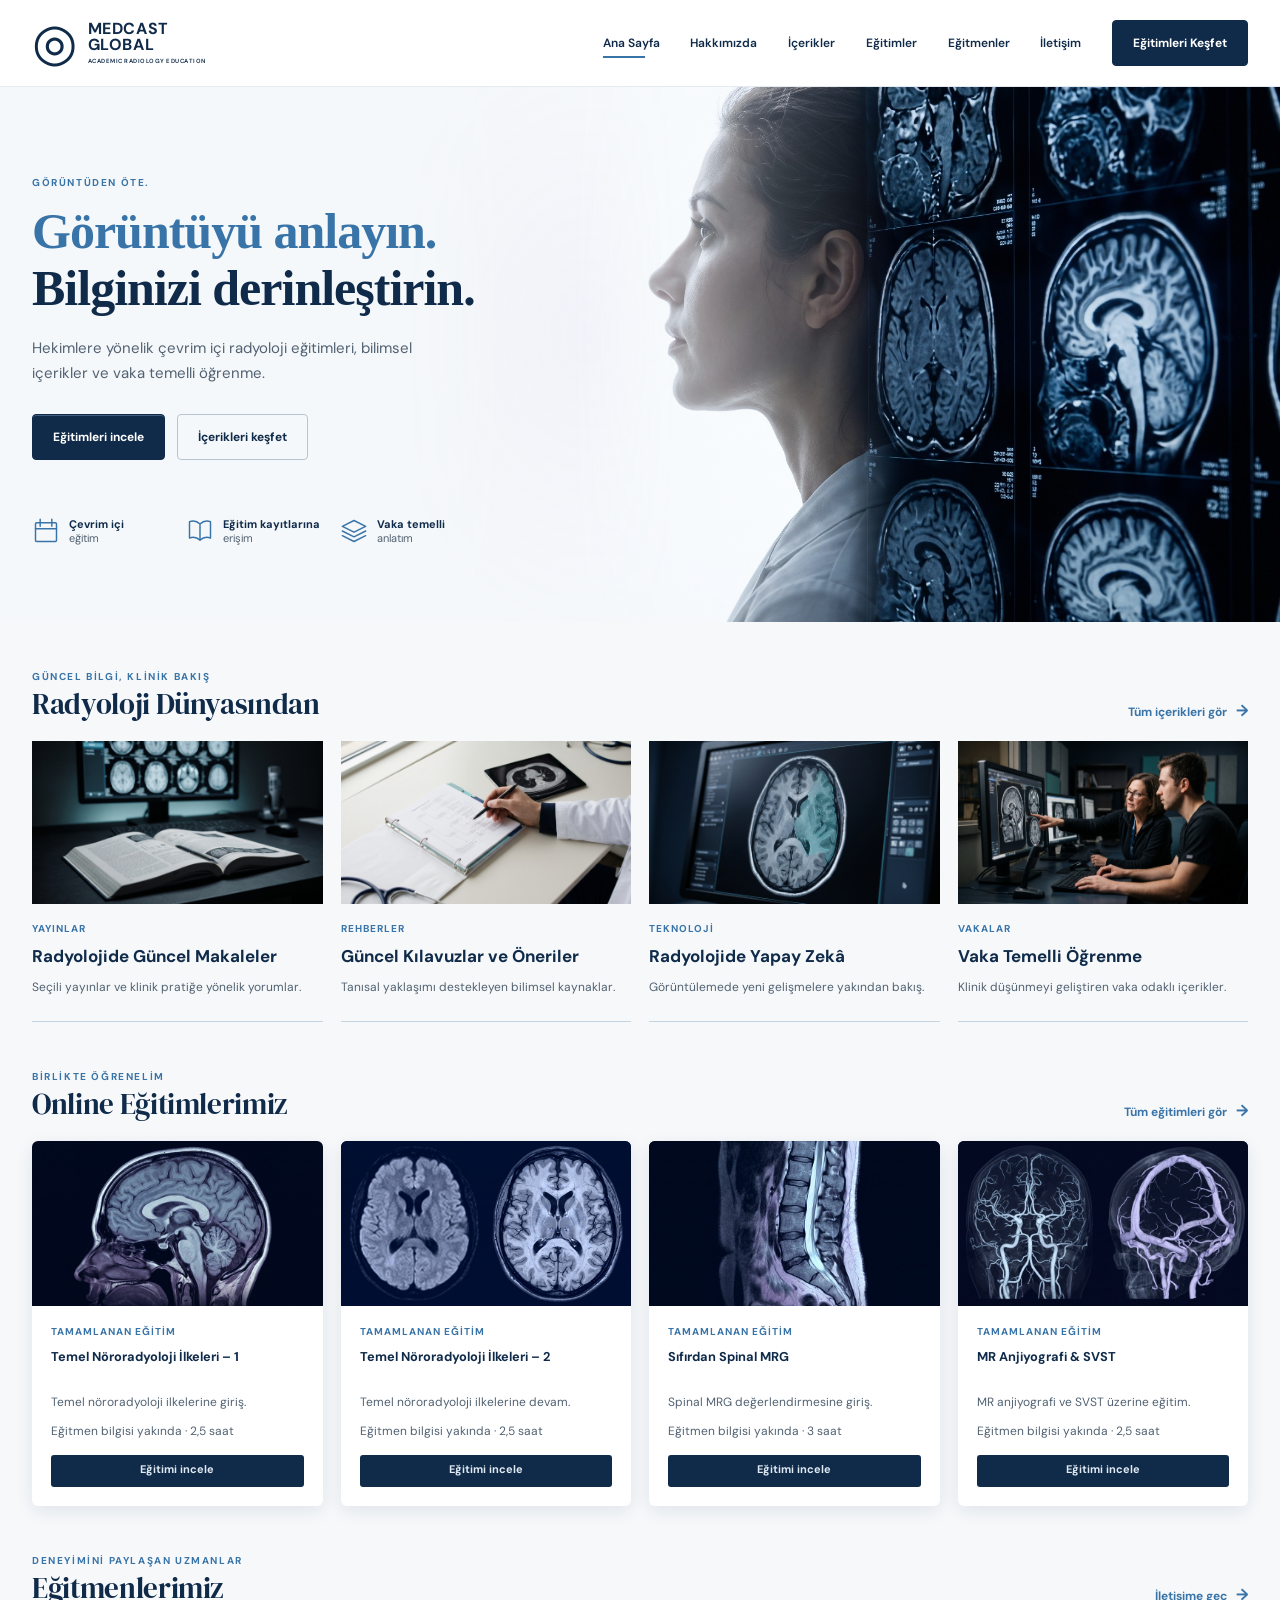
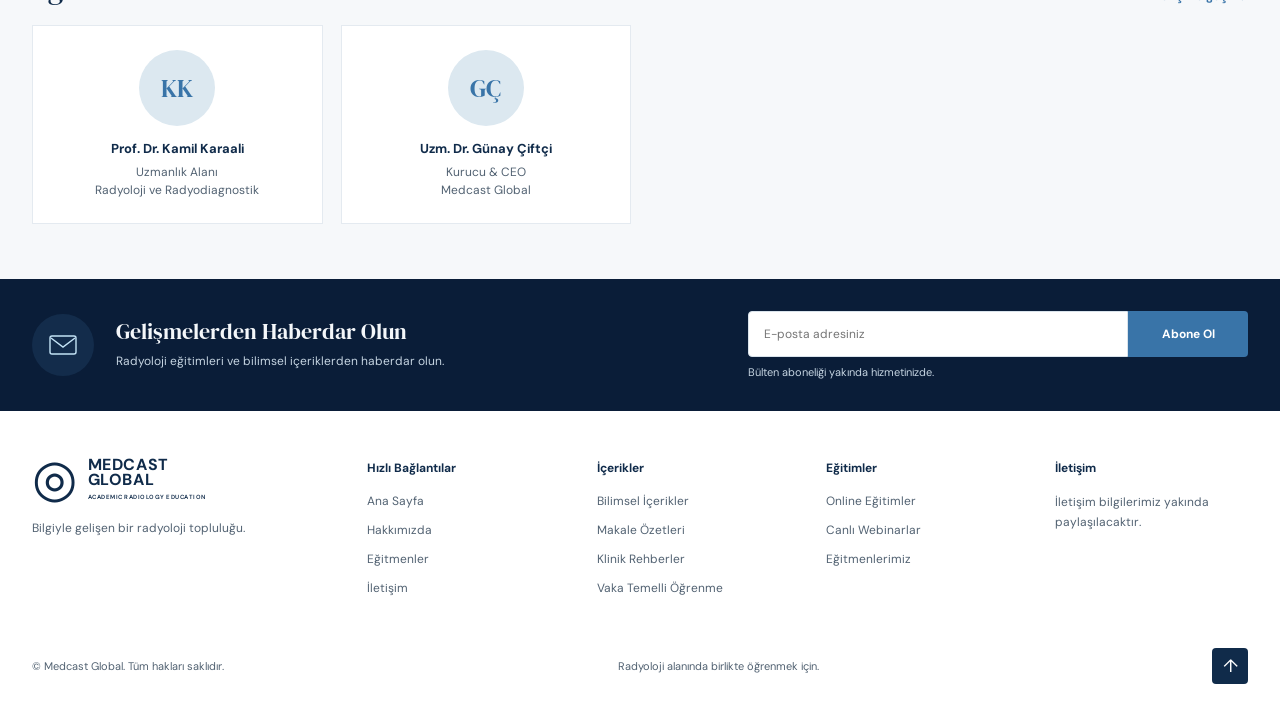
<file: index.html>
<!doctype html>
<html lang="tr">
<head>
  <meta charset="utf-8">
  <meta name="viewport" content="width=device-width, initial-scale=1">
  <meta http-equiv="refresh" content="0; url=frontend/index.html">
  <title>Medcast Global</title>
</head>
<body>
  <p>Sayfa açılmıyorsa <a href="frontend/index.html">Medcast Global ana sayfasına gidin</a>.</p>
</body>
</html>
</file>
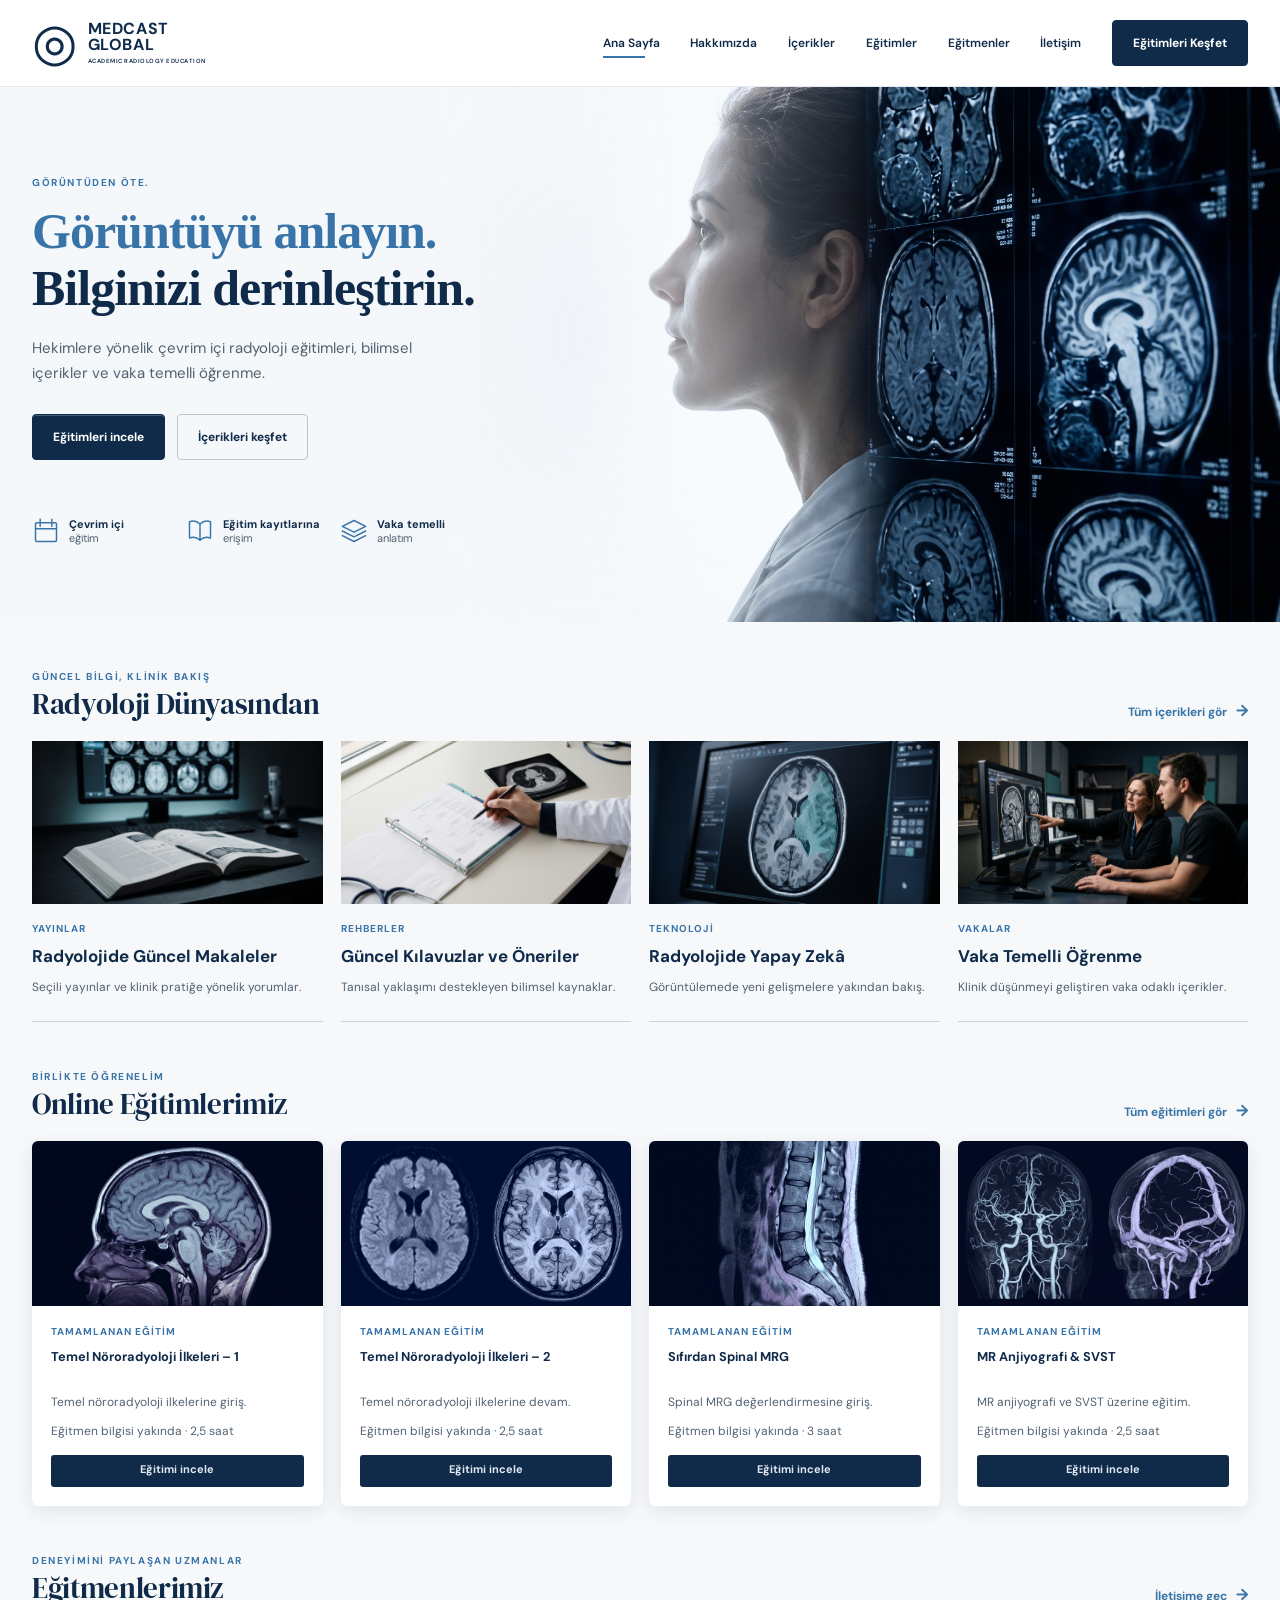
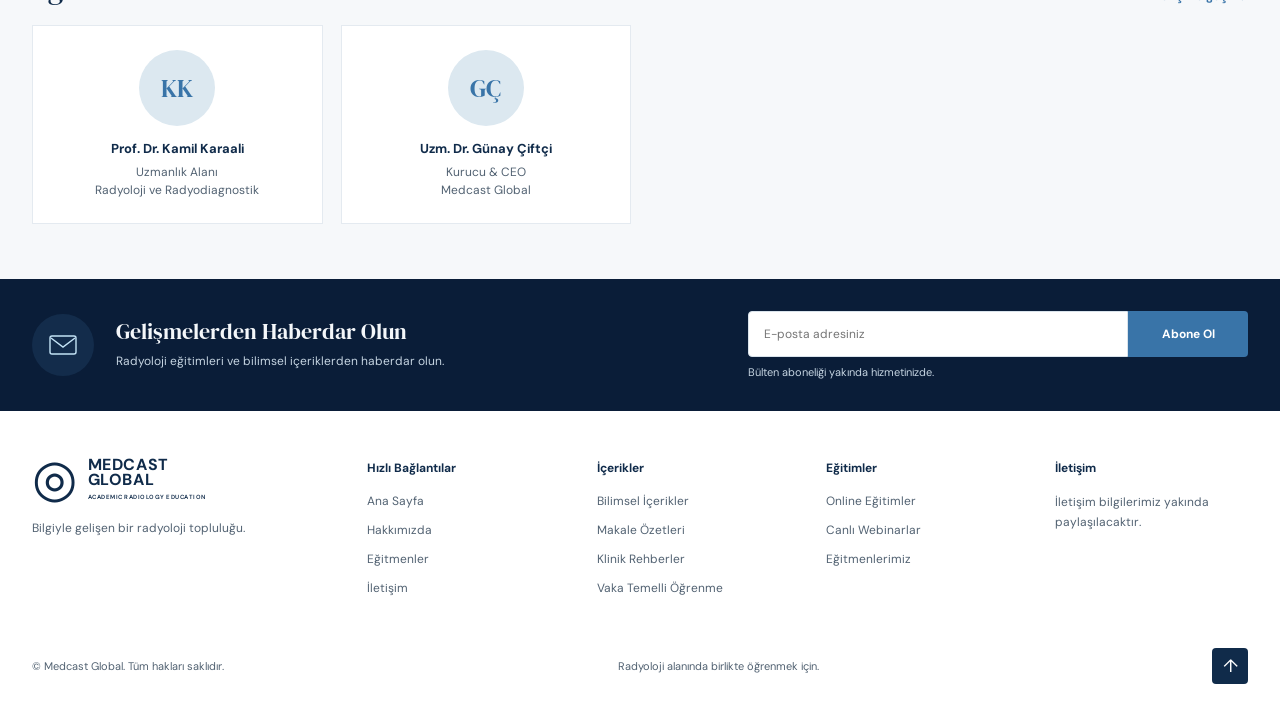
<file: frontend/index.html>
<!doctype html>
<html lang="tr" data-theme="v3">
<head>
  <meta charset="UTF-8">
  <meta name="viewport" content="width=device-width, initial-scale=1">
  <meta name="description" content="Hekimler için bilimsel ve vaka temelli radyoloji eğitimleri.">
  <title>Medcast Global | Akademik Radyoloji Eğitimleri</title>
  <link rel="preconnect" href="https://fonts.googleapis.com">
  <link rel="preconnect" href="https://fonts.gstatic.com" crossorigin>
  <link href="https://fonts.googleapis.com/css2?family=DM+Sans:wght@400;500;600;700&family=DM+Serif+Display:ital@0;1&display=swap" rel="stylesheet">
  <link rel="stylesheet" href="theme.css">
  <link rel="stylesheet" href="styles.css">
  <link rel="stylesheet" href="alternative.css">
</head>
<body>
  <header class="site-header">
    <div class="header-inner shell">
      <a class="brand" href="#anasayfa" aria-label="Medcast Global ana sayfa"><span class="brand-arc"></span><span class="brand-name">Medcast <strong>Global</strong><sup>®</sup></span><span class="brand-subtitle">ACADEMIC RADIOLOGY EDUCATION</span></a>
      <button class="menu-toggle" aria-label="Menüyü aç" aria-expanded="false"><span></span><span></span><span></span></button>
      <nav class="main-nav" aria-label="Ana menü">
        <a class="active" href="#anasayfa">Ana Sayfa</a><a href="#egitimler">Eğitimler <span>⌄</span></a><a href="#vakalar">Vaka Kütüphanesi</a><a href="#icerikler">Bilimsel İçerikler <span>⌄</span></a><a href="#etkinlikler">Etkinlikler <span>⌄</span></a><a href="#egitmenler">Eğitmenler</a><a href="#hakkimizda">Hakkımızda</a>
        <button class="search-toggle" aria-label="Ara"><span class="search-icon"></span></button><a class="button button-outline nav-button" href="#iletisim">Giriş Yap</a><a class="button button-primary nav-button" href="#iletisim">Üye Ol</a>
      </nav>
    </div>
  </header>

  <main id="anasayfa">
    <section class="hero">
      <div class="hero-image" role="img" aria-label="Radyoloji görüntülerini inceleyen hekim"></div>
      <div class="hero-wash"></div>
      <div class="hero-content shell"><div class="hero-copy"><p class="eyebrow">BİLGİDEN KLİNİK DENEYİME</p><h1>Radyolojide<br>Sistematik, Bilimsel ve<br>Vaka Temelli Eğitim</h1><p class="hero-description">Hekimler için, temel bilgiden ileri düzeye,<br>kanıta dayalı ve klinik pratiğe odaklı radyoloji eğitimleri.</p><div class="hero-actions"><a class="button button-primary" href="#egitimler">Eğitim Kataloğunu İncele <span>⟶</span></a><a class="button button-outline" href="#hakkimizda"><span class="play-icon">▷</span> Medcast’i Tanıyın</a></div></div></div>
      <div class="hero-signature"><em>Medcast Global<sup>®</sup></em><span>INTERNATIONAL<br>MEDICAL EDUCATION</span></div>
    </section>

    <section class="benefits" aria-label="Eğitim özellikleri"><div class="benefit-grid shell" id="benefits"></div></section>

    <section class="courses section-shell" id="egitimler"><div class="section-heading"><div><p class="section-kicker">ÖĞRENMEYE DEVAM EDİN</p><h2>Güncel Eğitimlerimiz</h2></div><a class="text-link" href="#course-list">Tüm Eğitimleri Gör <span>⟶</span></a></div><div class="course-wrap"><button class="slider-arrow previous" aria-label="Önceki eğitimler">←</button><div class="course-grid" id="course-list"></div><button class="slider-arrow next" aria-label="Sonraki eğitimler">→</button></div></section>

    <div class="content-grid section-shell">
      <section class="feature-card case-card" id="vakalar"><div class="card-heading"><span class="line-icon" data-icon="folder"></span><h2>Vaka Temelli Öğrenme</h2></div><div class="case-copy"><p>Gerçek klinik vakalarla tanısal düşünme, ayırıcı tanı ve raporlama becerilerinizi geliştirin.</p><a class="text-link" href="#iletisim">Vaka Kütüphanesine Git <span>⟶</span></a></div></section>
      <section class="feature-card events-card" id="etkinlikler"><div class="card-heading"><span class="line-icon" data-icon="calendar"></span><h2>Yaklaşan Etkinlikler</h2></div><div id="event-list"></div></section>
      <section class="feature-card science-card" id="icerikler"><div class="card-heading"><span class="line-icon" data-icon="book"></span><h2>Bilimsel İçerikler</h2></div><div class="science-copy"><ul><li>Seçili Makale Özetleri ve Klinik Yorumlar</li><li>Güncel Kılavuzlar ve Öneriler</li><li>Radyolojide Yapay Zekâ</li><li>Eğitim ve Öğrenme Stratejileri</li></ul><a class="text-link" href="#iletisim">Tüm İçerikleri Gör <span>⟶</span></a></div><div class="journal" aria-hidden="true"><i>Radiology</i><b>AJNR</b><em>RadioGraphics</em></div></section>
      <section class="feature-card teachers-card" id="egitmenler"><div class="card-heading"><span class="line-icon" data-icon="users"></span><h2>Eğitmenlerimiz</h2></div><div class="teacher-list" id="teacher-list"></div></section>
      <section class="feature-card certificate-card" id="hakkimizda"><div class="card-heading"><span class="line-icon" data-icon="award"></span><h2>Akreditasyon &amp; Sertifika</h2></div><p>Eğitimlerimizde katılım belgesi ve/veya<br>başarı sertifikası sunulmaktadır.</p><div class="certificate" aria-hidden="true"><small>Medcast Global</small><strong>Katılım Sertifikası</strong><span>✺</span></div></section>
    </div>
  </main>
  <footer id="iletisim"><div class="section-shell footer-inner"><span>Medcast Global <small>· Academic Radiology Education</small></span><span>Bilgiyle gelişen bir radyoloji topluluğu.</span></div></footer>
  <div class="alternative-site" id="alternative-site">
    <div data-shared-header></div>
    <main id="alt-home">
      <section class="alt-hero"><div class="alt-hero-image" role="img" aria-label="Radyoloji görüntülerini inceleyen hekim"><div class="alt-scan-mask" aria-hidden="true"><span class="alt-scan-line"></span></div></div><div class="alt-hero-overlay"></div><div class="alt-container alt-hero-inner"><div class="alt-hero-copy"><span class="alt-kicker">GÖRÜNTÜDEN ÖTE.</span><h1 class="hero-title"><span class="hero-title-emphasis">Görüntüyü anlayın.</span><br>Bilginizi derinleştirin.</h1><p>Hekimlere yönelik çevrim içi radyoloji eğitimleri, bilimsel içerikler ve vaka temelli öğrenme.</p><div class="alt-hero-actions"><a class="alt-button alt-button-primary" href="#alt-webinars">Eğitimleri incele</a><a class="alt-button alt-button-light" href="icerikler.html">İçerikleri keşfet</a></div><div class="alt-highlights" id="alt-highlights"></div></div></div></section>
      <section class="alt-section alt-container" id="alt-articles"><div class="alt-section-heading"><div><span class="alt-kicker">GÜNCEL BİLGİ, KLİNİK BAKIŞ</span><h2>Radyoloji Dünyasından</h2></div><a href="icerikler.html">Tüm içerikleri gör <span>→</span></a></div><div class="alt-card-grid" id="alt-article-list"></div></section>
      <section class="alt-section alt-webinars" id="alt-webinars"><div class="alt-container"><div class="alt-section-heading"><div><span class="alt-kicker">BİRLİKTE ÖĞRENELİM</span><h2>Online Eğitimlerimiz</h2></div><a href="egitimler.html">Tüm eğitimleri gör <span>→</span></a></div><div class="alt-card-grid" id="alt-course-list"></div></div></section>
      <section class="alt-section alt-container alt-faculty" id="alt-faculty"><div class="alt-section-heading"><div><span class="alt-kicker">DENEYİMİNİ PAYLAŞAN UZMANLAR</span><h2>Eğitmenlerimiz</h2></div><a href="#alt-contact">İletişime geç <span>→</span></a></div><div class="alt-faculty-grid" id="alt-faculty-list"></div></section>
    </main>
    <div data-shared-footer></div>
  </div>
  <dialog class="search-dialog"><form method="dialog"><button class="close-search" aria-label="Kapat">×</button><label for="site-search">Ne aramıştınız?</label><div class="search-input-wrap"><input id="site-search" type="search" placeholder="Eğitim veya konu ara..." autocomplete="off"><button type="submit" aria-label="Ara">→</button></div><p class="search-hint">Eğitim başlıklarında arama yapın.</p><div class="search-results"></div></form></dialog>
  <script src="shared-shell.js"></script><script src="data.js"></script><script src="app.js"></script><script src="course-cards.js"></script><script src="alternative.js"></script>
</body>
</html>
</file>
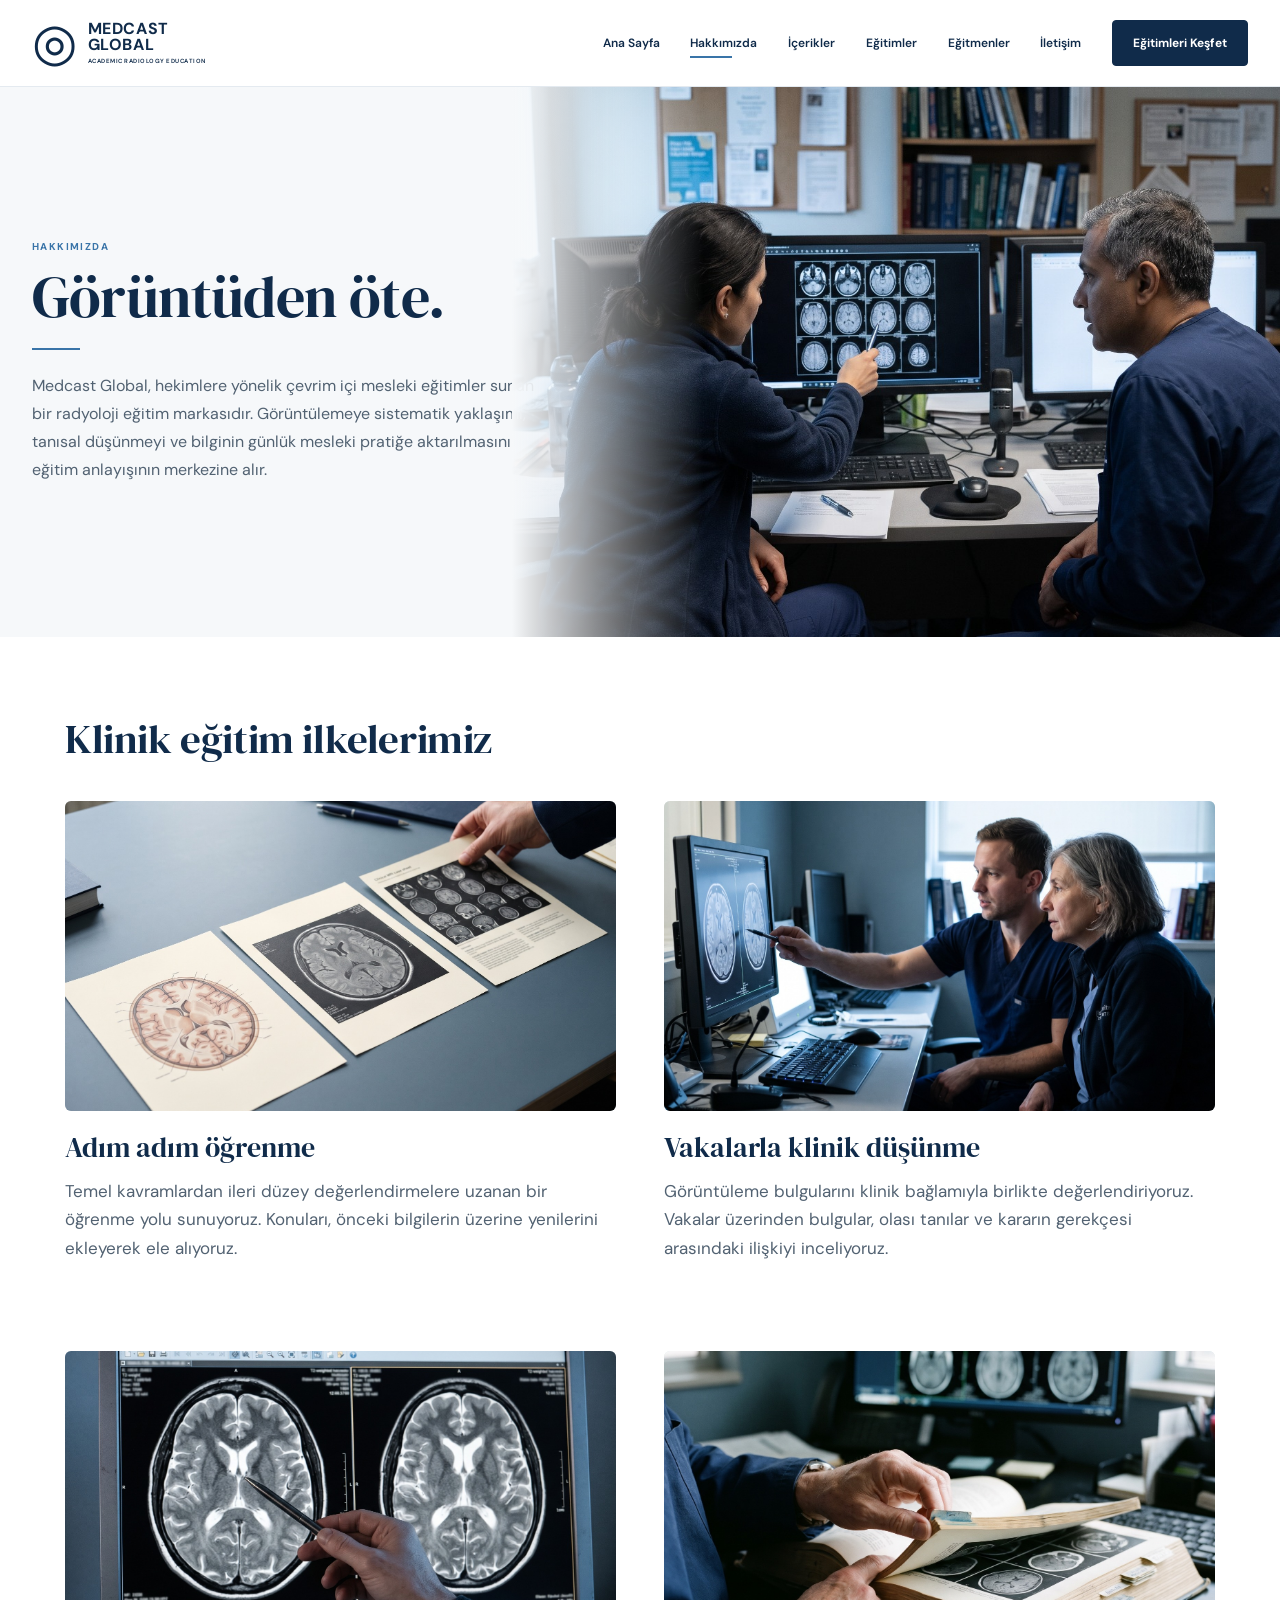
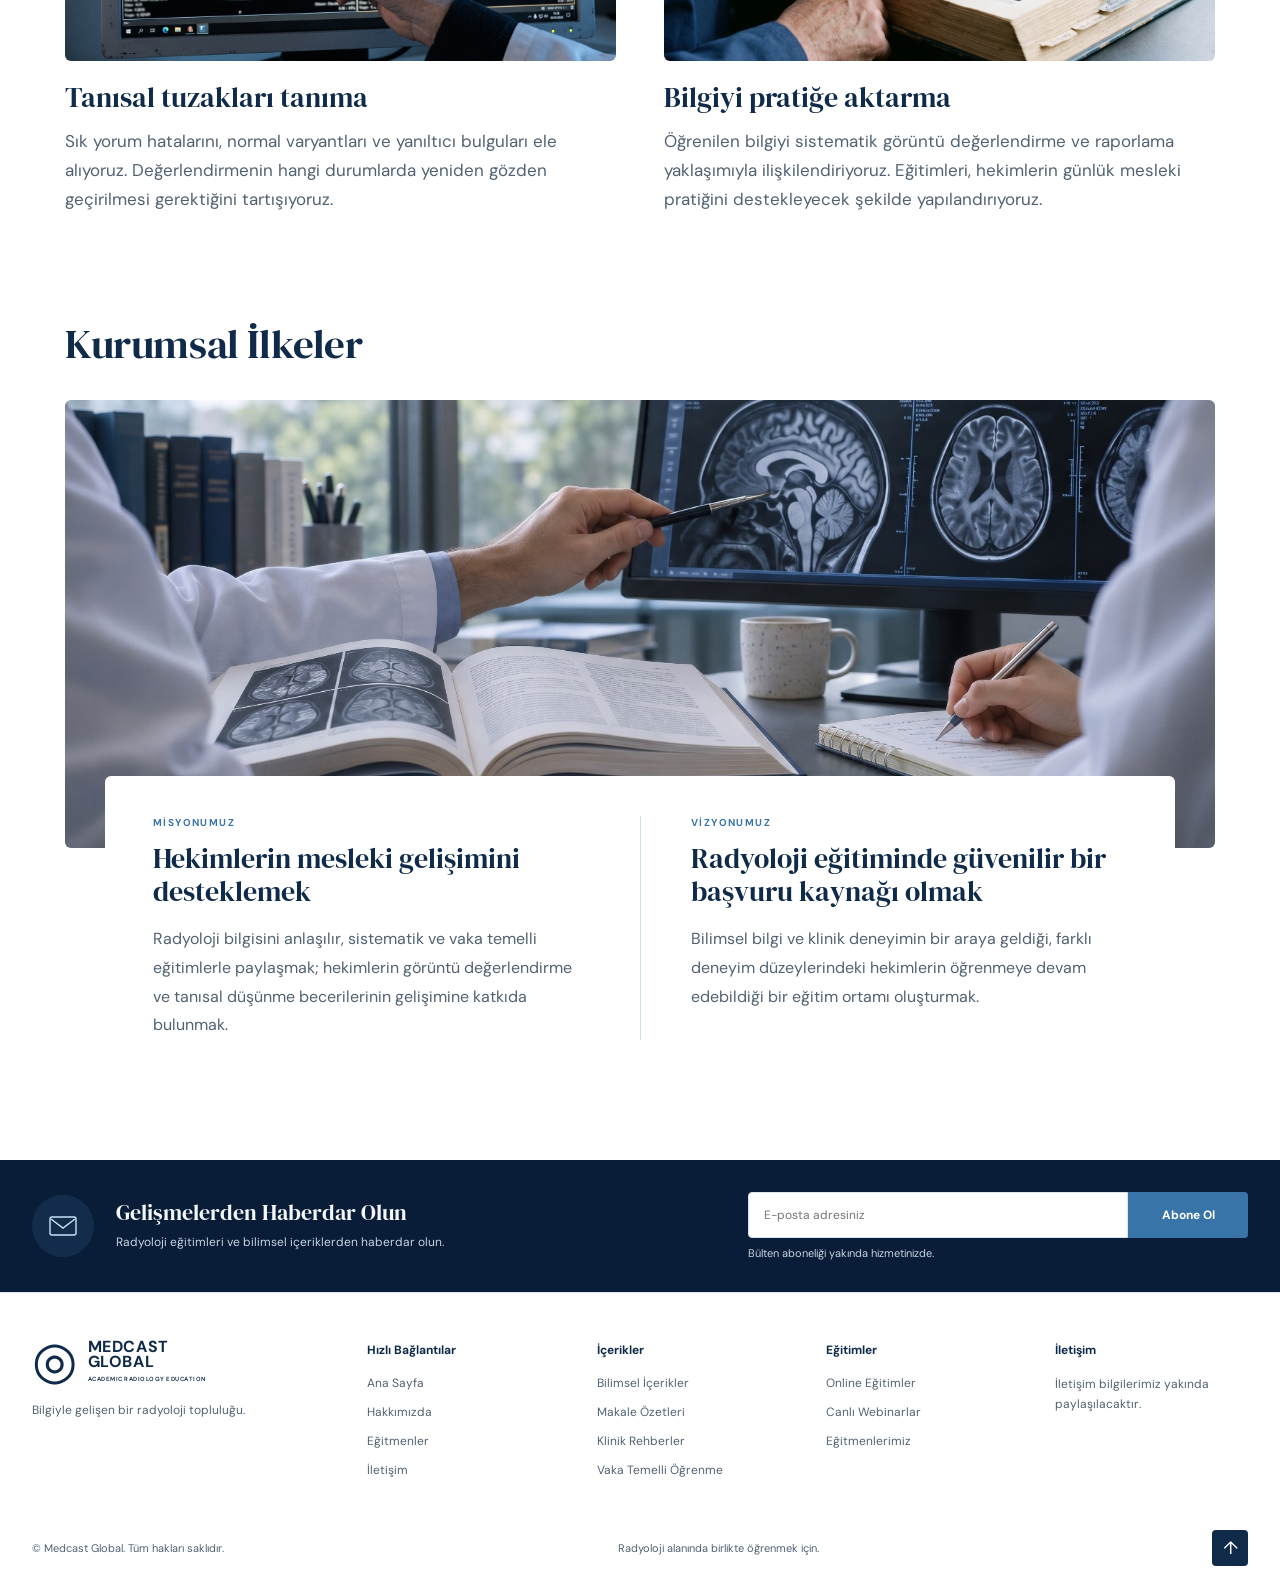
<file: frontend/about.html>
﻿<!doctype html>
<html lang="tr" data-theme="v3">
<head>
  <meta charset="utf-8">
  <meta name="viewport" content="width=device-width, initial-scale=1">
  <title>Hakkımızda | Medcast Global</title>
  <link rel="preconnect" href="https://fonts.googleapis.com">
  <link rel="preconnect" href="https://fonts.gstatic.com" crossorigin>
  <link href="https://fonts.googleapis.com/css2?family=DM+Sans:wght@400;500;600;700&family=DM+Serif+Display:ital@0;1&display=swap" rel="stylesheet">
  <link rel="stylesheet" href="theme.css">
  <link rel="stylesheet" href="styles.css">
  <link rel="stylesheet" href="alternative.css">
  <link rel="stylesheet" href="about.css">
</head>
<body data-page="about">
  <div class="alternative-site">
    <div data-shared-header></div>
    <main id="about-top">
      <section class="about-intro" aria-labelledby="about-title">
        <div class="alt-container about-intro-inner"><div class="about-intro-copy"><span class="about-section-label" data-about-text="introLabel"></span><h1 id="about-title" data-about-text="pageTitle"></h1><p data-about-text="intro"></p></div></div>
        <div class="about-image about-cover" data-about-image="cover"></div>
      </section>
      <section class="about-story" aria-labelledby="story-title"><div class="alt-container about-split"><div class="about-founder-identity"><div class="about-image about-founder-photo" data-about-image="founder.photo"></div><small class="about-founder-photo-caption" data-about-text="founder.photo.caption"></small></div><div class="about-prose"><span class="about-section-label" data-about-text="storyTitle"></span><h2 id="story-title" data-about-text="founder.name"></h2><span class="about-founder-role" data-about-text="founder.role"></span><p data-about-text="storyIntro"></p><p data-about-text="story"></p></div></div></section>
      <section class="about-principles" aria-labelledby="principles-title"><div class="alt-container"><div class="about-principles-heading"><h2 id="principles-title" class="about-section-title" data-about-text="principles.heading"></h2></div><ol class="about-principles-list" id="principles-list"></ol></div></section>
      <section class="about-corporate about-reveal" aria-labelledby="corporate-title"><div class="alt-container"><div class="about-corporate-heading"><h2 id="corporate-title" class="about-section-title" data-about-text="corporate.label"></h2></div><div class="about-image about-corporate-cover" data-about-image="corporate.image"></div><div class="about-corporate-columns"><article><span class="about-section-label" data-about-text="corporate.mission.label"></span><h3 data-about-text="corporate.mission.title"></h3><p data-about-text="corporate.mission.description"></p></article><article><span class="about-section-label" data-about-text="corporate.vision.label"></span><h3 data-about-text="corporate.vision.title"></h3><p data-about-text="corporate.vision.description"></p></article></div></div></section>
    </main>
    <div data-shared-footer></div>
  </div>
  <script src="shared-shell.js"></script>
  <script src="about-content.js"></script>
  <script src="about-page.js"></script>
</body>
</html>
</file>
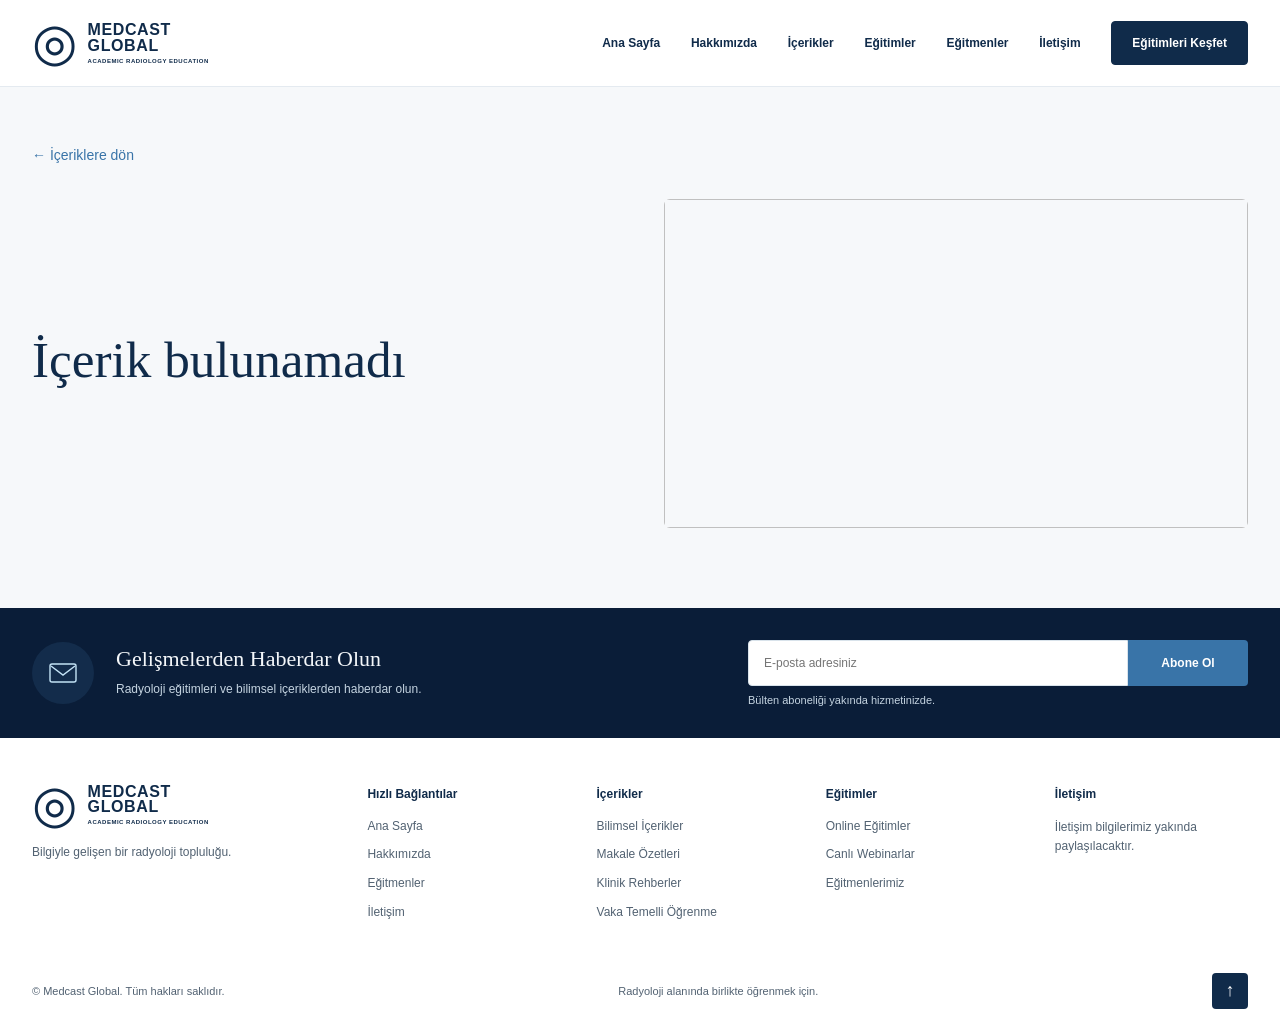
<file: frontend/detay.html>
<!doctype html>
<html lang="tr" data-theme="v3">
<head>
  <meta charset="utf-8">
  <meta name="viewport" content="width=device-width, initial-scale=1">
  <title>İçerik | Medcast Global</title>
  <link rel="stylesheet" href="theme.css">
  <link rel="stylesheet" href="styles.css">
  <link rel="stylesheet" href="alternative.css">
  <link rel="stylesheet" href="detay.css">
</head>
<body data-page="detail">
  <div class="alternative-site" id="about-top">
    <div data-shared-header></div>
    <main class="alt-container detail-content">
      <a id="detail-back" class="detail-back" href="index.html">← Ana sayfaya dön</a>
      <div class="detail-layout">
        <div><p id="detail-category" class="alt-kicker"></p><h1 id="detail-title"></h1><p id="detail-description"></p><p class="detail-notice">Ayrıntılı bilgiler yakında paylaşılacaktır.</p></div>
        <img id="detail-image" alt="">
      </div>
    </main>
    <div data-shared-footer></div>
  </div>
  <script src="data.js"></script>
  <script src="icerikler-data.js"></script>
  <script src="shared-shell.js"></script>
  <script src="detay.js"></script>
</body>
</html>
</file>
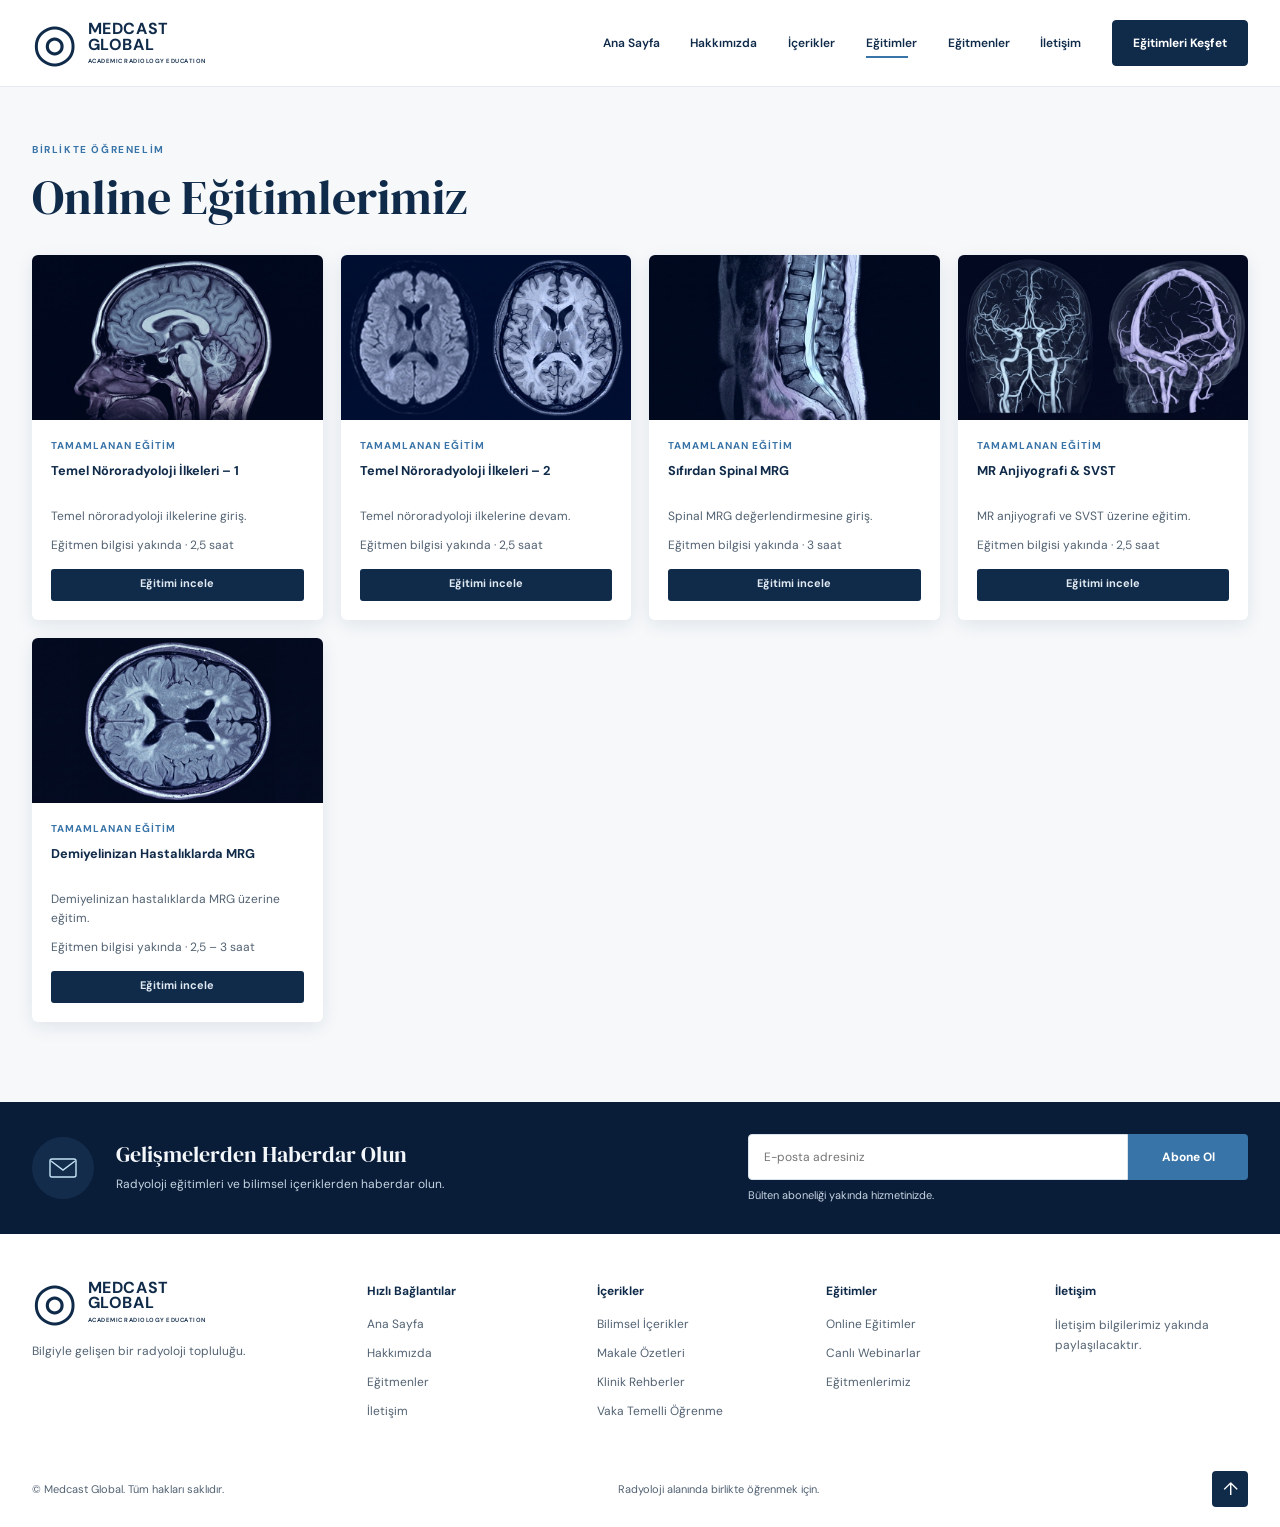
<file: frontend/egitimler.html>
<!doctype html>
<html lang="tr" data-theme="v3">
<head>
  <meta charset="utf-8"><meta name="viewport" content="width=device-width, initial-scale=1">
  <title>Online Eğitimlerimiz | Medcast Global</title>
  <link rel="preconnect" href="https://fonts.googleapis.com"><link rel="preconnect" href="https://fonts.gstatic.com" crossorigin>
  <link href="https://fonts.googleapis.com/css2?family=DM+Sans:wght@400;500;600;700&family=DM+Serif+Display:ital@0;1&display=swap" rel="stylesheet">
  <link rel="stylesheet" href="theme.css"><link rel="stylesheet" href="styles.css"><link rel="stylesheet" href="alternative.css">
</head>
<body data-page="courses"><div class="alternative-site" id="about-top"><div data-shared-header></div>
  <main class="alt-container course-catalog"><span class="alt-kicker">BİRLİKTE ÖĞRENELİM</span><h1>Online Eğitimlerimiz</h1><div class="alt-card-grid" id="course-catalog-list"></div></main>
  <div data-shared-footer></div></div>
  <script src="shared-shell.js"></script><script src="data.js"></script><script src="course-cards.js"></script><script>renderCourseCards(document.querySelector('#course-catalog-list'), siteData.courses);</script>
</body></html>
</file>
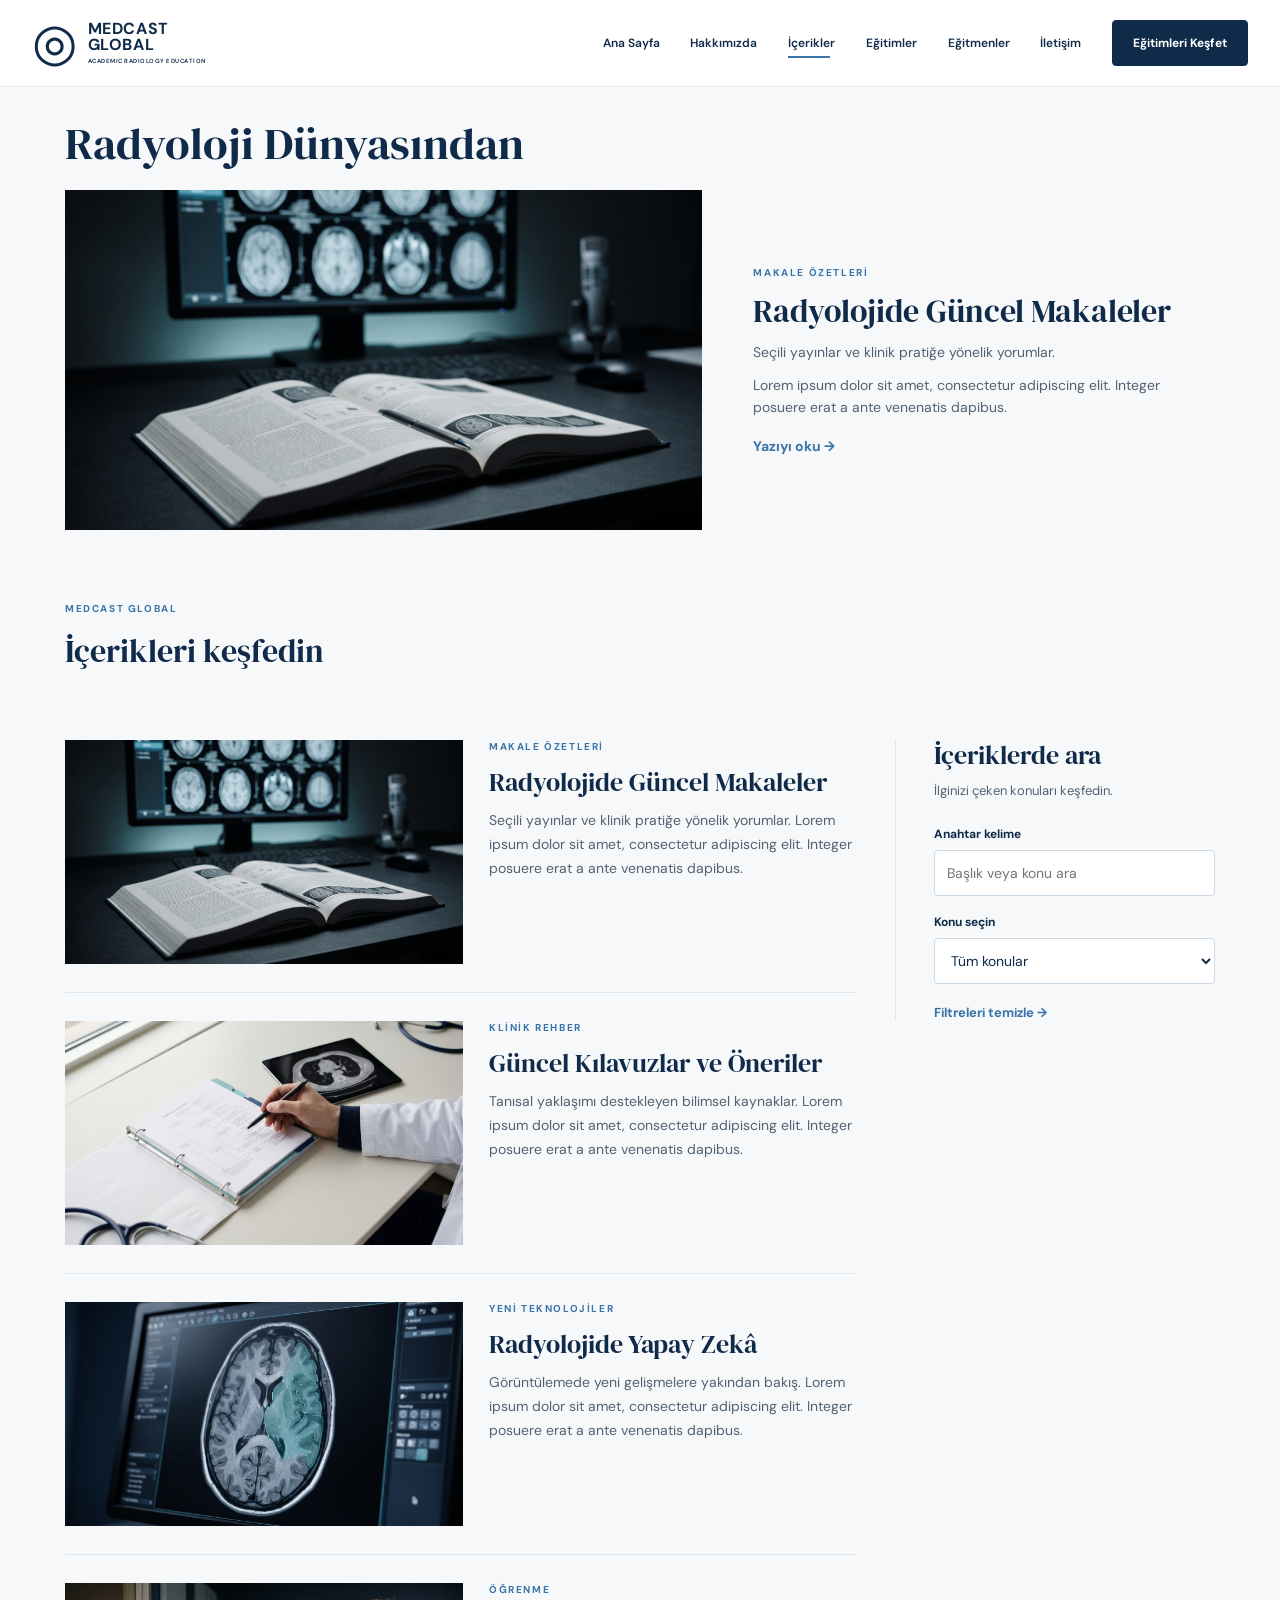
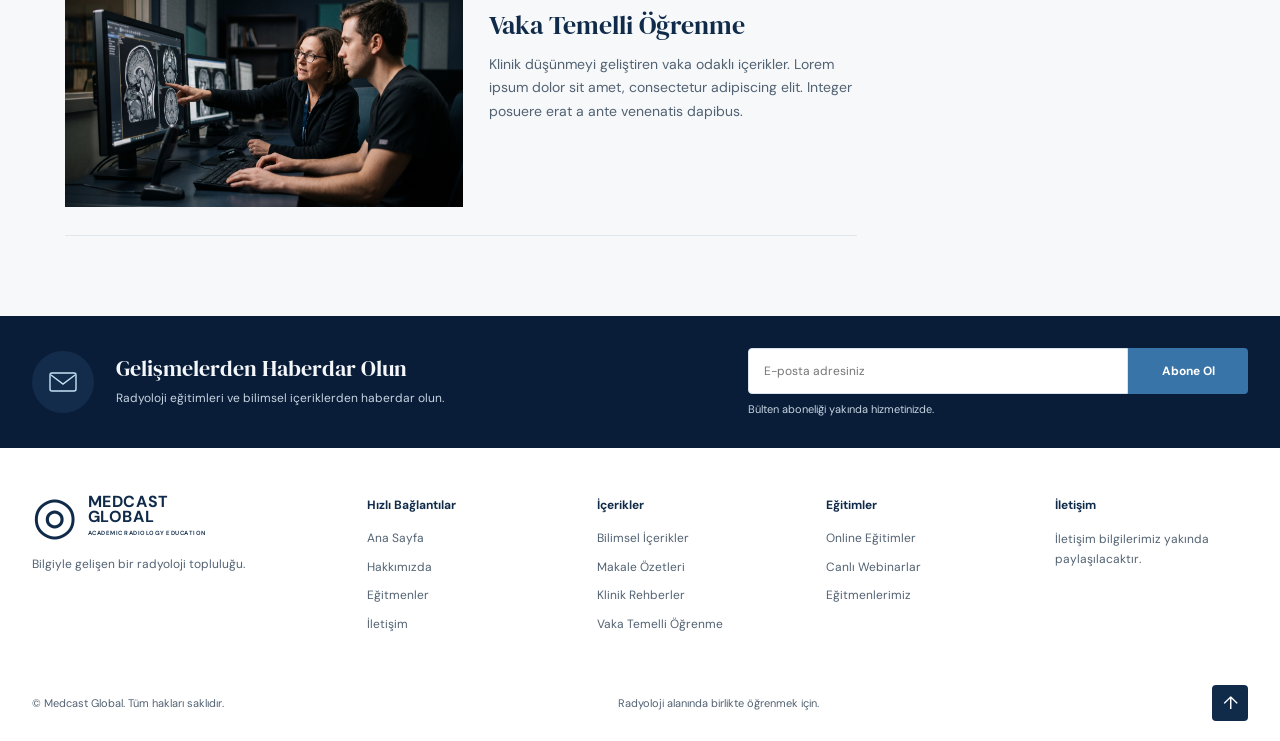
<file: frontend/icerikler.html>
<!doctype html>
<html lang="tr" data-theme="v3">
<head>
  <meta charset="utf-8"><meta name="viewport" content="width=device-width, initial-scale=1">
  <title>İçerikler | Medcast Global</title>
  <link rel="preconnect" href="https://fonts.googleapis.com"><link rel="preconnect" href="https://fonts.gstatic.com" crossorigin>
  <link href="https://fonts.googleapis.com/css2?family=DM+Sans:wght@400;500;600;700&family=DM+Serif+Display:ital@0;1&display=swap" rel="stylesheet">
  <link rel="stylesheet" href="theme.css"><link rel="stylesheet" href="styles.css"><link rel="stylesheet" href="alternative.css"><link rel="stylesheet" href="icerikler.css">
</head>
<body data-page="contents"><div class="alternative-site" id="about-top">
  <div data-shared-header></div>
  <main class="alt-container reading-page">
    <header class="reading-intro"><h1>Radyoloji Dünyasından</h1></header>
    <section class="reading-feature" aria-label="Öne çıkan içerikler"><div class="reading-feature-image"><img class="is-active" alt=""><img alt=""></div><div class="reading-feature-copy"><div id="featured-copy"><span class="alt-kicker" id="featured-category"></span><h2 id="featured-title"></h2><p id="featured-description"></p><p class="reading-placeholder">Lorem ipsum dolor sit amet, consectetur adipiscing elit. Integer posuere erat a ante venenatis dapibus.</p><a id="featured-link" href="detay.html?tur=yayin&amp;id=featured">Vakayı incele →</a></div></div></section>
    <section class="reading-library" id="yayinlar" aria-label="İçerikler">
      <div class="reading-library-layout">
        <div class="reading-results-heading"><span class="alt-kicker">MEDCAST GLOBAL</span><h2>İçerikleri keşfedin</h2></div><div class="reading-results"><div id="reading-list" class="reading-list"></div><p id="reading-empty" role="status" hidden>Aramanızla eşleşen içerik bulunamadı.</p></div>
        <aside class="reading-search" aria-labelledby="search-title"><h2 id="search-title">İçeriklerde ara</h2><p>İlginizi çeken konuları keşfedin.</p><label for="reading-query">Anahtar kelime</label><input id="reading-query" type="search" placeholder="Başlık veya konu ara" autocomplete="off"><label for="reading-category">Konu seçin</label><select id="reading-category"></select><button id="reading-reset" type="button">Filtreleri temizle <span aria-hidden="true">→</span></button></aside>
      </div>
    </section>
  </main>
  <div data-shared-footer></div>
</div><script src="shared-shell.js"></script><script src="data.js"></script><script src="icerikler.js"></script></body></html>
</file>
<file: frontend/theme.css>
/* Renk paleti: Farklı bir tema denemek için yalnızca bu değerleri değiştirin. */
:root {
  --color-heading: #142B45;        /* Başlıklar, menü yazıları ve footer */
  --color-primary: #087F8C;        /* Butonlar, bağlantılar ve aktif alanlar */
  --color-page: #F5F8FA;           /* Sayfa zemini */
  --color-surface: #FFFFFF;        /* Kartlar ve menü zemini */
  --color-text: #475569;           /* Açıklama metinleri */
  --color-border: #DFE7EC;         /* Çizgiler ve kart kenarları */
  --color-tag-background: #E4F3F3; /* Etiket zemini */

  /* Ana renklerden türetilen yardımcı renkler. */
  --color-on-primary: var(--color-surface);
  --color-primary-hover: color-mix(in srgb, var(--color-primary) 85%, var(--color-heading));
  --color-footer-muted: color-mix(in srgb, var(--color-surface) 70%, var(--color-heading));
}

/* Versiyon 1: ?nceki lacivert ve alt?n palet. */
:root[data-theme="v1"] {
  --color-heading: #121A29;
  --color-primary: #0C2342;
  --color-page: #F8F8F6;
  --color-surface: #FFFFFF;
  --color-text: #121A29;
  --color-border: #DEDEDB;
  --color-tag-background: #E4CBA1;
  --color-primary-hover: #1E3C60;
  --color-footer-muted: #BEC9D4;
  --color-accent: #9A8054;
}
</file>
<file: frontend/styles.css>
:root{--serif:'DM Serif Display',Georgia,serif;--sans:'DM Sans',Arial,sans-serif}*{box-sizing:border-box}html{scroll-behavior:smooth}body{margin:0;background:var(--color-page);color:var(--color-heading);font-family:var(--sans);font-size:14px}a{color:inherit;text-decoration:none}button,input{font:inherit}button{cursor:pointer}.shell{width:min(100% - 8%,1450px);margin:auto}.section-shell{width:min(100% - 4%,1480px);margin:auto}.site-header{height:76px;background:var(--color-surface);position:relative;z-index:5}.header-inner{height:100%;display:flex;align-items:center;justify-content:space-between;gap:35px}.brand{position:relative;display:flex;flex-direction:column;line-height:1;min-width:290px;padding-left:35px}.brand-arc{position:absolute;width:99px;height:34px;left:0;top:-3px;border-top:2px solid var(--color-primary);border-radius:100% 100% 0 0;transform:rotate(-23deg)}.brand-name{font:31px var(--serif);letter-spacing:-1.7px;white-space:nowrap}.brand-name strong{font-weight:400;color:var(--color-heading)}.brand-name sup{font:10px var(--sans);vertical-align:top;letter-spacing:0;margin-left:2px}.brand-subtitle{font-size:8px;letter-spacing:3.2px;margin-top:2px;white-space:nowrap}.main-nav{display:flex;align-items:center;justify-content:flex-end;gap:clamp(15px,2vw,32px);white-space:nowrap;font-family:Georgia,serif;font-size:13px}.main-nav>a:not(.button){padding:10px 0}.main-nav>a.active{border-bottom:2px solid var(--color-primary)}.main-nav a span{margin-left:3px}.button{display:inline-flex;justify-content:center;align-items:center;gap:14px;min-height:44px;padding:0 20px;border:1px solid var(--color-primary);border-radius:6px;font-family:Georgia,serif;font-weight:bold;font-size:13px;transition:background .2s,color .2s}.button-primary{background:var(--color-primary);color:var(--color-on-primary)}.button-primary:hover{background:var(--color-primary-hover);border-color:var(--color-primary-hover)}.button-outline{background:transparent;color:var(--color-primary);border-color:var(--color-primary)}.button-outline:hover{background:var(--color-tag-background)}.nav-button{min-height:36px;padding:0 17px;font-weight:400}.search-toggle{border:0;background:none;padding:8px}.search-icon{display:block;border:1.5px solid var(--color-heading);width:15px;height:15px;border-radius:50%;position:relative}.search-icon:after{content:'';position:absolute;width:7px;height:1.5px;background:var(--color-heading);transform:rotate(45deg);right:-5px;bottom:-3px}.menu-toggle{display:none}.hero{height:332px;position:relative;overflow:hidden;background:var(--color-page)}.hero-image{position:absolute;inset:0 0 0 34%;background:var(--color-heading) url('assets/radiology-hero.png') center 45%/cover no-repeat}.hero-wash{position:absolute;inset:0;background:linear-gradient(105deg,var(--color-page) 0%,var(--color-page) 33%,color-mix(in srgb, var(--color-page) 96%, transparent) 37%,color-mix(in srgb, var(--color-page) 18%, transparent) 49%,transparent 57%)}.hero-wash:before{content:'';position:absolute;left:-5%;top:-70%;height:180%;width:43%;border:1px solid rgba(255,255,255,.55);border-radius:50%;transform:rotate(35deg)}.hero-content{height:100%;position:relative;display:flex;align-items:center}.hero-copy{padding-left:2.4%;margin-top:-2px}.eyebrow,.section-kicker{font-size:9px;letter-spacing:2.2px;color:var(--color-primary);font-weight:700;margin:0 0 10px}.hero h1{font:clamp(34px,3vw,47px)/.99 var(--serif);letter-spacing:-1px;margin:0 0 18px}.hero-description{color:var(--color-text);font:16px/1.38 Georgia,serif;margin:0 0 22px}.hero-actions{display:flex;gap:14px}.hero-actions .button{min-height:42px}.hero-actions .button span:not(.play-icon){font-size:20px;font-weight:400}.play-icon{border:1px solid;border-radius:50%;width:16px;height:16px;line-height:14px;text-align:center;font-size:10px}.hero-signature{position:absolute;right:4%;bottom:26px;color:#fff;text-align:center;text-shadow:0 1px 5px #101927}.hero-signature em{display:block;font:italic 25px Georgia,serif}.hero-signature sup{font-size:8px}.hero-signature span{display:block;font-size:8px;letter-spacing:2px;line-height:1.6;margin-top:7px}.benefits{background:var(--color-surface);border-bottom:1px solid var(--color-border)}.benefit-grid{display:grid;grid-template-columns:repeat(5,1fr);min-height:77px;align-items:center}.benefit{display:flex;align-items:center;gap:14px;padding:0 22px;border-right:1px solid var(--color-border);min-height:39px}.benefit:first-child{padding-left:0}.benefit:last-child{border:0;padding-right:0}.benefit-icon,.line-icon{color:var(--color-primary);display:inline-flex;flex:none}.benefit-icon svg{width:34px;height:34px}.benefit h3{font:700 13px Georgia,serif;margin:0 0 5px;white-space:nowrap}.benefit p{color:var(--color-text);font:11px Georgia,serif;margin:0;white-space:nowrap}.courses{padding-top:18px}.section-heading{display:flex;justify-content:space-between;align-items:end;margin:0 30px 15px}.section-kicker{display:none}.section-heading h2,.card-heading h2{font:28px/1.05 var(--serif);margin:0;letter-spacing:-.3px}.text-link{color:var(--color-primary);font:700 12px Georgia,serif;white-space:nowrap}.text-link span{font-size:18px;margin-left:7px;font-weight:400}.text-link:hover{text-decoration:underline}.course-wrap{position:relative;margin:0 50px}.course-grid{display:grid;grid-auto-flow:column;grid-auto-columns:calc((100% - 48px)/5);gap:12px;overflow-x:auto;scrollbar-width:none;scroll-snap-type:x mandatory;padding-bottom:8px}.course-grid::-webkit-scrollbar{display:none}.course-card{scroll-snap-align:start;background:var(--color-surface);border:1px solid var(--color-border);border-radius:7px;overflow:hidden;box-shadow:0 3px 8px #00000012;min-width:0}.course-image{height:108px;position:relative;background-color:#171b21;background-image:none}.scan-0{background-position:0% center}.scan-1{background-position:25% center}.scan-2{background-position:50% center}.scan-3{background-position:75% center}.scan-4{background-position:100% center}.course-badge{position:absolute;bottom:7px;left:15px;background:var(--color-tag-background);border-radius:20px;padding:4px 12px;color:var(--color-primary);font:10px Georgia,serif}.course-info{padding:10px 15px 13px}.course-info h3{font:18px/1.05 var(--serif);margin:0 0 12px;min-height:39px}.course-meta{color:var(--color-text);display:flex;align-items:center;gap:10px;font:11px Georgia,serif;white-space:nowrap}.course-meta span{display:flex;align-items:center;gap:6px}.course-meta span+span{border-left:1px solid var(--color-border);padding-left:10px}.course-meta svg{width:15px;height:15px;color:var(--color-primary)}.slider-arrow{position:absolute;z-index:1;top:42%;width:34px;height:34px;border:1px solid var(--color-border);background:var(--color-surface);color:var(--color-primary);border-radius:50%;box-shadow:0 2px 5px #0002;font-size:17px}.previous{left:-54px}.next{right:-54px}.content-grid{display:grid;grid-template-columns:1.05fr .93fr 1.32fr;gap:14px;margin-top:19px;margin-bottom:22px}.feature-card{position:relative;overflow:hidden;min-height:150px;border:1px solid var(--color-border);border-radius:8px;background:var(--color-surface);padding:15px 20px}.card-heading{display:flex;align-items:center;gap:15px;position:relative;z-index:1}.card-heading h2{font-size:23px}.line-icon svg{width:25px;height:25px}.case-card{background:linear-gradient(90deg,var(--color-surface) 0%,var(--color-surface) 54%,transparent 85%),url('assets/article-cases.jpg') right center/auto 100% no-repeat;background-color:var(--color-surface)}.case-copy{position:relative;z-index:1;width:60%;padding-left:41px}.case-copy p,.certificate-card p{color:var(--color-text);font:13px/1.25 Georgia,serif;margin:12px 0 14px}.events-card{padding-bottom:6px}.event-row{display:flex;align-items:center;justify-content:space-between;margin-left:40px;padding:8px 0;border-top:1px solid var(--color-border)}.event-row:first-child{margin-top:8px}.event-row strong{display:block;font:700 14px Georgia,serif}.event-row small{color:var(--color-text);display:block;font:12px Georgia,serif;margin-top:4px}.event-row small i{display:inline-block;height:12px;border-left:1px solid var(--color-border);margin:0 12px;vertical-align:middle}.event-arrow{font-size:25px;font-weight:300}.science-card{background:linear-gradient(105deg,var(--color-surface) 0%,var(--color-surface) 58%,var(--color-tag-background) 100%)}.science-copy{position:relative;z-index:1;padding-left:42px}.science-copy ul{color:var(--color-text);font:12px/1.5 Georgia,serif;padding-left:16px;margin:10px 0 8px}.journal{position:absolute;right:7%;top:23px;width:145px;height:175px;transform:rotate(11deg);background:var(--color-surface);box-shadow:5px 5px 8px #0003;display:flex;flex-direction:column;align-items:center;gap:13px;padding-top:14px;font-family:Georgia,serif}.journal i{font-size:21px}.journal b{font-size:20px;color:var(--color-heading)}.journal em{font-size:15px;color:var(--color-primary)}.teachers-card{grid-column:span 1;min-height:118px}.content-grid .teachers-card{grid-column:1 / 3}.teacher-list{display:flex;gap:45px;margin:5px 0 0 40px}.teacher{display:flex;align-items:center;gap:12px;min-width:0}.avatar{width:62px;height:62px;border-radius:50%;background:linear-gradient(135deg,var(--color-tag-background),var(--color-primary));color:var(--color-on-primary);display:grid;place-items:center;font:22px var(--serif);flex:none}.teacher strong{font:700 13px Georgia,serif}.teacher p{color:var(--color-text);font:12px/1.2 Georgia,serif;margin:4px 0 0}.certificate-card{grid-column:3;min-height:118px;background:linear-gradient(112deg,var(--color-surface) 0%,var(--color-surface) 55%,var(--color-heading) 55%,var(--color-heading) 100%)}.certificate-card p{margin:12px 0 0 40px}.certificate{position:absolute;right:9%;top:13px;background:var(--color-surface);border:4px double var(--color-primary);width:165px;height:115px;transform:rotate(-8deg);box-shadow:0 2px 8px #0004;display:flex;flex-direction:column;align-items:center;padding:10px;color:var(--color-heading);font-family:Georgia,serif}.certificate small{font-size:8px;font-style:italic}.certificate strong{font-size:12px;margin-top:12px}.certificate span{font-size:25px;color:var(--color-primary);margin-top:8px}footer{background:var(--color-heading);color:var(--color-on-primary);padding:22px 0}.footer-inner{display:flex;justify-content:space-between;gap:20px;font:12px Georgia,serif}.footer-inner small{color:var(--color-footer-muted)}.search-dialog{background:var(--color-surface);color:var(--color-heading);border:0;border-radius:10px;padding:35px;max-width:560px;width:calc(100% - 32px);box-shadow:0 20px 80px #0004}.search-dialog::backdrop{background:#101a28b5}.search-dialog label{display:block;font:28px var(--serif);margin-bottom:20px}.close-search{position:absolute;right:20px;top:12px;border:0;background:none;font-size:30px}.search-input-wrap{display:flex;border-bottom:1px solid var(--color-border)}.search-input-wrap input{border:0;outline:0;padding:12px 0;width:100%;font-size:16px}.search-input-wrap button{background:none;border:0;font-size:24px}.search-hint,.search-results p{color:var(--color-text);font-size:12px}.search-results a{display:flex;justify-content:space-between;padding:10px 0;border-bottom:1px solid var(--color-border)}.menu-toggle{border:0;background:none}
@media(max-width:1300px){.shell{width:94%}.header-inner{gap:15px}.brand{min-width:240px;padding-left:25px}.brand-name{font-size:26px}.brand-subtitle{font-size:7px;letter-spacing:2.5px}.main-nav{gap:15px;font-size:12px}.benefit{padding:0 12px;gap:8px}.benefit p{font-size:10px}.benefit h3{font-size:12px}.benefit-icon svg{width:28px}.course-meta{font-size:10px;gap:6px}.course-meta span+span{padding-left:6px}.course-info{padding:10px}.course-info h3{font-size:16px}.journal{right:2%}.science-copy{padding-left:30px}.science-copy ul{font-size:11px}}
@media(max-width:1000px){.site-header{height:68px}.menu-toggle{display:flex;flex-direction:column;gap:5px;padding:10px}.menu-toggle span{width:24px;height:2px;background:var(--color-heading)}.main-nav{display:none;position:absolute;top:68px;left:0;right:0;background:var(--color-surface);padding:20px 5%;box-shadow:0 10px 20px #0002;flex-wrap:wrap;justify-content:flex-start}.menu-open .main-nav{display:flex}.hero{height:340px}.hero-image{left:28%}.hero-wash{background:linear-gradient(90deg,var(--color-page) 0%,var(--color-page) 35%,color-mix(in srgb, var(--color-page) 85%, transparent) 49%,transparent 75%)}.benefit-grid{grid-template-columns:repeat(3,1fr);gap:15px;padding:15px 0}.benefit{border:0!important;padding:0!important}.course-grid{grid-auto-columns:calc((100% - 24px)/3)}.content-grid{grid-template-columns:1fr 1fr}.science-card{grid-column:span 2}.content-grid .teachers-card{grid-column:span 1}.teacher-list{gap:12px;flex-direction:column}.certificate-card{grid-column:span 1}.certificate{right:5%;opacity:.7}}
@media(max-width:600px){.shell,.section-shell{width:calc(100% - 32px)}.hero{height:auto;min-height:540px;display:flex;align-items:flex-start}.hero-image{inset:210px 0 0;background-position:58% center}.hero-wash{background:linear-gradient(180deg,var(--color-page) 0%,var(--color-page) 38%,color-mix(in srgb, var(--color-page) 20%, transparent) 65%,transparent 80%)}.hero-content{height:auto;padding-top:34px}.hero-copy{padding:0}.hero h1{font-size:35px}.hero-description{font-size:14px}.hero-description br{display:none}.hero-actions{gap:8px;flex-wrap:wrap}.hero-actions .button{font-size:11px;padding:0 12px}.hero-signature{bottom:20px}.benefit-grid{grid-template-columns:1fr 1fr;gap:18px}.benefit h3{white-space:normal}.benefit p{white-space:normal;line-height:1.3}.benefit-icon svg{width:25px;height:25px}.courses{padding-top:25px}.section-heading{margin:0 0 14px;align-items:center}.section-heading h2{font-size:25px}.section-heading .text-link{font-size:11px}.course-wrap{margin:0}.course-grid{grid-auto-columns:78%;gap:12px}.course-image{height:135px}.course-info h3{font-size:19px}.course-meta{font-size:12px}.slider-arrow{display:none}.content-grid{grid-template-columns:1fr;gap:12px;margin-top:16px}.feature-card,.science-card,.content-grid .teachers-card,.certificate-card{grid-column:auto;min-height:150px}.teacher-list{flex-direction:row;flex-wrap:wrap}.science-card{min-height:175px}.card-heading h2{font-size:22px}.certificate-card{min-height:150px}.footer-inner{flex-direction:column}.case-copy{width:70%}}

/* Versiyon 1'in ?zg?n dekoratif renkleri. */
[data-theme="v1"] .brand-arc { border-top-color: #A78450; }
[data-theme="v1"] .brand-name strong { color: #0C2342; }
[data-theme="v1"] .main-nav > a.active { border-bottom-color: #121A29; }
[data-theme="v1"] .button-outline { color: #121A29; border-color: #363C43; }
[data-theme="v1"] .button-outline:hover { background: #E8E7E3; }
[data-theme="v1"] .eyebrow, [data-theme="v1"] .section-kicker,
[data-theme="v1"] .benefit-icon, [data-theme="v1"] .line-icon { color: var(--color-accent); }
[data-theme="v1"] .text-link { color: #121A29; }
[data-theme="v1"] .course-meta svg { color: #826B46; }
[data-theme="v1"] .course-badge { color: #29251F; }
[data-theme="v1"] .hero-wash { background: linear-gradient(105deg,#F1F0ED 0%,#F1F0ED 33%,rgba(241,240,237,.96) 37%,rgba(241,240,237,.18) 49%,transparent 57%); }
[data-theme="v1"] .feature-card { background-color: #F8F8F7; }
[data-theme="v1"] .case-card { background: linear-gradient(90deg,#F1F0ED 0%,#F1F0ED 54%,transparent 85%),url('assets/article-cases.jpg') right center/auto 100% no-repeat; background-color:#E5E4E1; }
[data-theme="v1"] .science-card { background: linear-gradient(105deg,#F7F7F6 0%,#F7F7F6 58%,#D8D8D7 100%); }
[data-theme="v1"] .certificate-card { background: linear-gradient(112deg,#EEEDEB 0%,#EEEDEB 55%,#182A3E 55%,#10243A 100%); }
[data-theme="v1"] .certificate { background:#FAF8F2; border-color:#B29B70; color:#38352F; }
[data-theme="v1"] .certificate span { color:#B69A59; }
[data-theme="v1"] .avatar { background:linear-gradient(135deg,#E1E0DC,#B9B8B4); }
[data-theme="v1"] .journal { background:#F0F0ED; }
[data-theme="v1"] .journal b { color:#34465B; }
[data-theme="v1"] .journal em { color:#9E4E49; }
[data-theme="v1"] footer { background:#0C2342; }
@media(max-width:1000px) { [data-theme="v1"] .hero-wash { background:linear-gradient(90deg,#F1F0ED 0%,#F1F0ED 35%,rgba(241,240,237,.85) 49%,transparent 75%); } }
@media(max-width:600px) { [data-theme="v1"] .hero-wash { background:linear-gradient(180deg,#F1F0ED 0%,#F1F0ED 38%,rgba(241,240,237,.2) 65%,transparent 80%); } }


.course-image img { display:block; width:100%; height:100%; object-fit:cover; }
</file>
<file: frontend/alternative.css>
/* Versiyon 3: ayrı tasarım. Ana palet ve yerleşim burada düzenlenebilir. */
:root[data-theme="v3"] {
  --alt-navy: #102b4a;
  --alt-blue: #3974a8;
  --alt-background: #f6f8fa;
  --alt-surface: #ffffff;
  --alt-text: #526272;
  --alt-border: #e4eaf0;
}
.alternative-site { display:none; }
[data-theme="v3"] body > .site-header,
[data-theme="v3"] body > #anasayfa,
[data-theme="v3"] body > #iletisim { display:none; }
[data-theme="v3"] .alternative-site { display:block; background:var(--alt-background); color:var(--alt-navy); }
.alt-container { width:min(100% - 64px, 1360px); margin-inline:auto; }
.alt-header { background:var(--alt-surface); border-bottom:1px solid var(--alt-border); position:relative; z-index:2; }
.alt-header-inner { min-height:86px; display:flex; align-items:center; justify-content:space-between; gap:40px; }
.alt-brand { display:flex; align-items:center; gap:10px; color:var(--alt-navy); font:700 16px/.95 var(--sans); letter-spacing:.6px; }
.alt-brand-mark { font:52px/.8 Georgia,serif; }
.alt-brand small { display:block; font:600 6px var(--sans); letter-spacing:.5px; margin-top:5px; white-space:nowrap; }
.alt-nav { display:flex; align-items:center; gap:clamp(16px,2.4vw,36px); font:600 12px var(--sans); }
.alt-nav a:not(.alt-nav-cta):hover { color:var(--alt-blue); }
.alt-nav a:not(.alt-nav-cta) { position:relative; }
.alt-nav a:not(.alt-nav-cta)::after { content:''; position:absolute; left:0; bottom:-7px; width:min(100%, 42px); height:2px; background:var(--alt-blue); transform:scaleX(0); transform-origin:left; transition:transform 180ms ease; }
.alt-nav a:not(.alt-nav-cta):is(:hover,:focus-visible,[aria-current="location"])::after { transform:scaleX(1); }
.alt-nav-cta,.alt-button { display:inline-flex; align-items:center; justify-content:center; gap:20px; background:var(--alt-navy); color:#fff; padding:14px 20px; border:1px solid var(--alt-navy); border-radius:4px; font:700 12px var(--sans); }
.alt-nav-cta:hover,.alt-button:hover { background:var(--alt-blue); border-color:var(--alt-blue); }
.alt-menu-toggle { display:none; }
.alt-hero { position:relative; min-height:535px; overflow:hidden; background:#f1f5f8; }
.alt-hero-image { position:absolute; inset:0 0 0 34%; background:var(--alt-navy) url('assets/banner-v4.jpeg') center/cover no-repeat; }
.alt-scan-mask { position:absolute; inset:0 0 0 55%; overflow:hidden; pointer-events:none; }
.alt-scan-line { position:absolute; top:0; left:0; right:0; height:12px; opacity:0; pointer-events:none; background:linear-gradient(to bottom, transparent, rgba(137,126,222,.1) 35%, rgba(160,205,255,.18) 45%, rgba(199,240,255,.8) calc(50% - .5px), rgba(199,240,255,.8) calc(50% + .5px), rgba(160,205,255,.18) 55%, rgba(137,126,222,.1) 65%, transparent); mask-image:linear-gradient(to right,transparent,black 8%,black 92%,transparent); }
.intro-animating .alt-scan-line { animation:alt-scan 4s both; }
@keyframes alt-scan {
  0% { top:-12px; opacity:0; animation-timing-function:cubic-bezier(.25,.1,.2,1); }
  5% { opacity:1; }
  50% { top:calc(100% - 12px); opacity:.9; animation-timing-function:cubic-bezier(.42,0,.58,1); }
  75% { opacity:.45; }
  100% { top:-12px; opacity:0; }
}
.alt-hero-overlay { position:absolute; inset:0; background:linear-gradient(90deg,#f5f8fa 0%,#f5f8fa 31%,rgba(245,248,250,.95) 39%,rgba(245,248,250,.25) 59%,transparent 70%); }
.alt-hero-overlay::after { content:''; position:absolute; inset:0; pointer-events:none; background:radial-gradient(ellipse 18% 60% at 46% 46%,rgba(169,145,218,.06),transparent 100%); mask-image:linear-gradient(to right,transparent 31%,black 39%,black 45%,transparent 53%); }
.alt-hero-inner { min-height:535px; position:relative; display:flex; align-items:center; }
.alt-hero-copy { max-width:630px; padding:50px 0 38px; }
.alt-kicker { display:block; color:var(--alt-blue); font:700 10px var(--sans); letter-spacing:1.6px; margin-bottom:14px; }
.alt-hero .hero-title { margin:0 0 18px; font-family:Georgia,"Times New Roman",serif; font-weight:700; font-size:50px; line-height:1.15; letter-spacing:-1px; }
.alt-hero h1 span { color:var(--alt-blue); }
.hero-title-emphasis { display:inline-block; }
.intro-animating .hero-title-emphasis { animation:alt-title-in 450ms ease-out both; }
@keyframes alt-title-in { from { opacity:0; color:var(--alt-navy); transform:translateY(6px); } to { opacity:1; color:var(--alt-blue); transform:translateY(0); } }
.alt-hero-copy > p { max-width:425px; margin:0 0 27px; color:var(--alt-text); font:15px/1.7 var(--sans); }
.alt-hero-actions { display:flex; flex-wrap:wrap; gap:12px; }
.alt-button-light { background:transparent; color:var(--alt-navy); border-color:#b8c5d1; }
.alt-button-light:hover { color:#fff; }
.alt-hero-actions .alt-button { transition:background 180ms ease, border-color 180ms ease, color 180ms ease, box-shadow 180ms ease; }
.alt-hero-actions .alt-button-primary { box-shadow:inset 0 1px 0 rgba(190,225,255,.28); }
.alt-button-primary > span { display:inline-block; transition:transform 180ms ease; }
.alt-hero-actions .alt-button-primary:hover { box-shadow:inset 0 1px 0 rgba(190,225,255,.55),0 5px 10px rgba(16,43,74,.2); }
.alt-button-primary:hover > span { transform:translate(3px,-3px); }
.alt-hero-actions .alt-button-light:hover { border-color:var(--alt-blue); }
.alt-hero-actions .alt-button:focus-visible, .alt-nav a:focus-visible { outline:3px solid #3974a8; outline-offset:4px; }
.alt-highlights { display:grid; grid-template-columns:repeat(3,1fr); gap:20px; margin-top:57px; }
.alt-highlight { display:flex; align-items:center; gap:9px; min-width:0; }
.alt-highlight svg { width:28px; height:28px; flex:none; color:var(--alt-blue); }
.alt-highlight strong,.alt-highlight span { display:block; font:700 11px/1.3 var(--sans); }
.alt-highlight span { font-weight:400; color:var(--alt-text); }
.alt-section { padding-top:48px; }
.alt-section-heading { display:flex; justify-content:space-between; align-items:end; gap:20px; margin-bottom:20px; }
.alt-section-heading .alt-kicker { margin-bottom:6px; }
.alt-section-heading h2 { font:29px/1.1 var(--serif); margin:0; letter-spacing:-.35px; }
.alt-section-heading > a { font:700 12px var(--sans); color:var(--alt-blue); white-space:nowrap; }
.alt-section-heading > a span { margin-left:6px; font-size:16px; }
#alt-webinars .alt-section-heading > a span { display:inline-block; transition:transform 180ms ease; }
#alt-webinars .alt-section-heading > a:is(:hover,:focus-visible) span { transform:translateX(4px); }
.alt-section-heading > a:focus-visible { outline:3px solid var(--alt-blue); outline-offset:4px; }
.alt-card-grid { display:grid; grid-template-columns:repeat(4,minmax(0,1fr)); gap:18px; }
.alt-card { overflow:hidden; background:var(--alt-surface); border:1px solid var(--alt-border); border-radius:6px; box-shadow:0 4px 14px #18354b0a; }
.alt-card-image { height:165px; position:relative; background-color:var(--alt-navy); }
.alt-article-image img, .alt-course-image img { display:block; width:100%; height:100%; object-fit:cover; }
.alt-article-image, .alt-course-image { overflow:hidden; }
.alt-article-image img { transition:transform 800ms ease; }
.alt-course-image img { transition:transform 450ms ease; }
@media (hover:hover) {
  #alt-article-list .alt-editorial:hover .alt-article-image img,
  #alt-course-list .alt-course:hover .alt-course-image img { transform:scale(1.035); }
}
.alt-article-image { overflow:hidden; aspect-ratio:16/9; height:auto; }
#alt-article-list .alt-editorial { position:relative; display:flex; flex-direction:column; overflow:visible; border:0; border-bottom:1px solid #c6d4df; border-radius:0; background:transparent; box-shadow:none; }
#alt-article-list .alt-card-body { padding:18px 0 24px; }
.alt-article-category { display:block; margin-bottom:10px; color:var(--alt-blue); font:700 10px/1.3 var(--sans); letter-spacing:1px; }
#alt-article-list .alt-card-body h3 { min-height:0; margin-bottom:10px; }
#alt-article-list .alt-card-body p { min-height:0; }
#alt-article-list a.alt-editorial:focus-visible, #alt-article-list .alt-editorial:focus-within { outline:2px solid var(--alt-blue); outline-offset:2px; }
#alt-course-list { grid-template-columns:repeat(4,minmax(0,1fr)); }
.alt-image-label { position:absolute; bottom:12px; left:12px; padding:6px 8px; background:#102b4a; color:#fff; font:700 9px var(--sans); letter-spacing:.5px; }
.alt-card-body { padding:19px; }
.alt-card-body h3 { min-height:39px; margin:0 0 10px; font:700 15px/1.35 var(--sans); }
.alt-card-body p { min-height:40px; margin:0; color:var(--alt-text); font:12px/1.6 var(--sans); }
.alt-date { position:absolute; top:12px; left:12px; min-width:48px; padding:6px; border-top:3px solid var(--alt-blue); background:#fff; color:var(--alt-blue); border-radius:4px; box-shadow:0 2px 6px rgba(16,43,74,.22); text-align:center; text-transform:uppercase; font:700 9px var(--sans); }
.alt-date strong { display:block; color:var(--alt-navy); font-size:18px; }
.alt-webinars { padding:48px 0 0; }
.alt-course { position:relative; display:flex; flex-direction:column; background:var(--alt-surface); border:0; border-radius:6px; box-shadow:0 5px 18px rgba(16,43,74,.09); transition:box-shadow 220ms ease; }
@media (hover:hover) {
  #alt-course-list .alt-course:hover { box-shadow:0 12px 32px rgba(16,43,74,.26); }
}
a.alt-course:focus-visible, .alt-course:focus-within { outline:2px solid var(--alt-blue); outline-offset:2px; }
.alt-course-image .alt-date { z-index:1; }
.alt-course .alt-date { min-width:42px; padding:4px 5px; font-size:9px; }
.alt-course .alt-date strong { font-size:17px; }
.alt-course .alt-card-body { display:flex; flex:1; flex-direction:column; }
.alt-course .alt-card-body h3 { min-height:2.7em; color:var(--alt-navy); font-size:clamp(12px,1vw,15px); }
.alt-course .alt-card-body p { min-height:0; margin-bottom:18px; color:var(--alt-text); }
.alt-course-number { white-space:nowrap; }
.alt-course-status { display:block; width:100%; min-height:38px; margin-top:auto; padding:10px; border:0; border-radius:3px; background:var(--alt-navy); color:#e1eaf2; text-align:center; font:700 11px/1.4 var(--sans); }
/* Ortak satırlar, farklı uzunluktaki başlıkların altındaki tarihleri hizalar. */
@supports (grid-template-rows:subgrid) {
  @media (min-width:1001px) {
    #alt-course-list { row-gap:0; }
    .alt-course { display:grid; grid-row:span 5; grid-template-rows:subgrid; }
    .alt-course .alt-card-body { display:contents; }
    .alt-course .alt-article-category { margin:19px 19px 10px; }
    .alt-course .alt-card-body h3 { margin:0 19px 10px; }
    .alt-course .alt-card-body p { margin:0 19px 18px; }
    .alt-course-status { width:auto; margin:0 19px 19px; align-self:end; }
  }
}
.alt-action-arrow { font-size:15px; transition:transform 220ms ease; }
@media (hover:hover) { a.alt-course:hover .alt-action-arrow, .alt-course:has(a:hover) .alt-action-arrow { transform:translateX(4px); } }
a.alt-course:focus-visible .alt-action-arrow, .alt-course:focus-within .alt-action-arrow { transform:translateX(4px); }
.alt-note { margin:10px 0 0; color:var(--alt-text); font-size:11px; }
.alt-faculty { padding-bottom:55px; }
.alt-faculty-grid { display:grid; grid-template-columns:repeat(4,minmax(0,1fr)); gap:18px; }
.alt-faculty-card { padding:24px 16px; background:var(--alt-surface); border:1px solid var(--alt-border); text-align:center; }
.alt-avatar { display:grid; place-items:center; width:76px; height:76px; margin:0 auto 14px; border-radius:50%; background:#dce8f0; color:var(--alt-blue); font:25px var(--serif); }
.alt-faculty-card h3 { font:700 13px var(--sans); margin:0 0 6px; }
.alt-faculty-card p { color:var(--alt-text); font:12px/1.5 var(--sans); margin:0; }
.alt-newsletter { background:#0a1d38; color:#f4f7fa; padding:32px 0; }
.alt-newsletter-inner { display:flex; align-items:center; justify-content:space-between; gap:40px; }
.alt-newsletter-intro { display:flex; align-items:center; gap:22px; }
.alt-newsletter-icon { display:grid; place-items:center; flex:none; width:62px; height:62px; color:#c4e3f6; background:rgba(73,125,173,.16); border-radius:50%; }
.alt-newsletter-icon svg { width:32px; height:32px; }
.alt-newsletter h2 { margin:0 0 8px; font:22px/1.15 var(--serif); }
.alt-newsletter-intro p { max-width:330px; margin:0; color:#c5d4e1; font:12px/1.6 var(--sans); }
.alt-newsletter-signup { width:min(100%,500px); }
.alt-newsletter-fields { display:flex; width:100%; }
.alt-newsletter-fields input { min-width:0; flex:1; min-height:46px; padding:0 15px; border:1px solid #d9e3eb; border-radius:4px 0 0 4px; background:#fff; color:#526272; font:12px var(--sans); opacity:1; }
.alt-newsletter-fields button { min-width:120px; padding:0 18px; border:0; border-radius:0 4px 4px 0; background:#3974a8; color:#fff; font:700 12px var(--sans); }
.alt-newsletter-fields :disabled { cursor:not-allowed; }
.alt-newsletter-signup > p { margin:8px 0 0; color:#c5d4e1; font:11px var(--sans); }
.alt-newsletter .visually-hidden { position:absolute; width:1px; height:1px; padding:0; margin:-1px; overflow:hidden; clip:rect(0,0,0,0); white-space:nowrap; border:0; }
.alt-footer { padding:46px 0 20px; background:#fff; color:var(--alt-navy); }
.alt-footer-grid { display:grid; grid-template-columns:1.55fr repeat(4,1fr); gap:36px; }
.alt-footer-brand p,.alt-footer-column p { max-width:220px; margin:18px 0 0; color:var(--alt-text); font:12px/1.65 var(--sans); }
.alt-footer-column { display:flex; flex-direction:column; align-items:flex-start; gap:12px; }
.alt-footer-column h2 { margin:3px 0 5px; font:700 12px var(--sans); }
.alt-footer-column a { color:var(--alt-text); font:12px/1.4 var(--sans); }
.alt-footer-column p { margin:0; }
.alt-footer-column a:hover { color:var(--alt-blue); }
.alt-footer a:focus-visible { outline:3px solid var(--alt-blue); outline-offset:4px; }
.alt-footer-bottom { display:flex; align-items:center; justify-content:space-between; gap:20px; margin-top:52px; color:var(--alt-text); font:11px var(--sans); }
.alt-footer-bottom small { font:inherit; }
.alt-back-to-top { display:grid; place-items:center; flex:none; width:36px; height:36px; border-radius:4px; background:var(--alt-navy); color:#fff; font-size:18px; }
.alt-back-to-top:hover { background:var(--alt-blue); }
@media(max-width:1000px) {
  .alt-header-inner { min-height:72px; }
  .alt-menu-toggle { display:block; background:none; border:0; color:var(--alt-navy); font-size:24px; }
  .alt-nav { display:none; position:absolute; top:100%; left:0; right:0; padding:20px 32px; background:var(--alt-surface); box-shadow:0 10px 20px #0002; flex-wrap:wrap; }
  .alt-menu-toggle[aria-expanded="true"] + .alt-nav { display:flex; }
  .alt-card-grid { grid-template-columns:repeat(2,minmax(0,1fr)); }
  #alt-course-list { grid-template-columns:repeat(2,minmax(0,1fr)); }
  .alt-faculty-grid { grid-template-columns:repeat(2,minmax(0,1fr)); }
  .alt-footer-grid { grid-template-columns:repeat(3,minmax(0,1fr)); }
  .alt-footer-brand { grid-column:span 3; }
  .alt-hero-overlay { background:linear-gradient(90deg,#f5f8fa 0%,#f5f8fa 35%,rgba(245,248,250,.92) 50%,rgba(245,248,250,.05) 82%); }
}
@media(max-width:600px) {
  .alt-container { width:calc(100% - 36px); }
  .alt-hero,.alt-hero-inner { min-height:660px; }
  .alt-hero-inner { align-items:flex-start; }
  .alt-hero-image { inset:260px 0 0; background-position:60% center; }
  .alt-scan-mask { left:62%; }
  .alt-hero-overlay { background:linear-gradient(180deg,#f5f8fa 0%,#f5f8fa 37%,rgba(245,248,250,.55) 57%,rgba(245,248,250,.9) 80%,#f5f8fa 100%); }
  .alt-hero-overlay::after { background:radial-gradient(ellipse 32% 28% at 40% 42%,rgba(169,145,218,.03),transparent 100%); mask-image:linear-gradient(to right,transparent 20%,black 32%,black 43%,transparent 55%); }
  .alt-hero-copy { padding-top:36px; width:100%; }
  .alt-hero .hero-title { font-size:33px; }
  .alt-hero-copy > p { font-size:13px; }
  .alt-button { font-size:11px; padding:12px; }
  .alt-highlights { position:absolute; left:0; right:0; bottom:28px; grid-template-columns:repeat(2,1fr); margin:0; gap:14px; }
  .alt-section { padding-top:36px; }
  .alt-section-heading h2 { font-size:24px; }
  .alt-section-heading > a { font-size:10px; }
  .alt-card-grid { gap:10px; }
  .alt-card-image { height:110px; }
  .alt-card-body { padding:12px; }
  #alt-article-list .alt-card-body { padding:14px 0 20px; }
  .alt-webinars { padding:36px 0 0; }
  #alt-course-list { grid-template-columns:1fr; }
  .alt-course .alt-card-image { height:auto; aspect-ratio:16/9; }
  .alt-course .alt-card-body { padding:18px; }
  .alt-course .alt-card-body h3 { min-height:0; font-size:15px; }
  .alt-card-body h3 { font-size:13px; }
  .alt-card-body p { font-size:11px; }
  .alt-faculty { padding-bottom:40px; }
  .alt-newsletter { padding:30px 0; }
  .alt-newsletter-inner { flex-direction:column; align-items:stretch; gap:22px; }
  .alt-newsletter-intro { gap:14px; }
  .alt-newsletter-icon { width:50px; height:50px; }
  .alt-newsletter-fields button { min-width:98px; padding:0 12px; }
  .alt-footer { padding:36px 0 20px; }
  .alt-footer-grid { grid-template-columns:repeat(2,minmax(0,1fr)); gap:28px 20px; }
  .alt-footer-brand { grid-column:span 2; }
  .alt-footer-bottom { flex-wrap:wrap; margin-top:36px; }
  .alt-footer-bottom span { flex:1 1 100%; order:3; }
}
@media(max-width:360px) { .alt-scan-mask { display:none; } }
@media(prefers-reduced-motion:reduce) {
  .intro-animating .hero-title-emphasis, .intro-animating .alt-scan-line { animation:none; }
  .alt-scan-mask { display:none; }
  .alt-button-primary > span, .alt-nav a:not(.alt-nav-cta)::after { transition:none; }
  .alt-button-primary:hover > span { transform:none; }
  .alt-article-image img, .alt-course-image img { transition:none; }
  #alt-article-list .alt-editorial:hover .alt-article-image img,
  #alt-course-list .alt-course:hover .alt-course-image img { transform:none; }
  #alt-article-list .alt-editorial, .alt-course, .alt-action-arrow, #alt-webinars .alt-section-heading > a span { transition:none; }
  .alt-course .alt-action-arrow, #alt-webinars .alt-section-heading > a:is(:hover,:focus-visible) span { transform:none; }
}

/* Ana sayfa kategorileri ve ortak eğitim kartları. */
#alt-article-list .alt-card-body h3 { font-size:17px; transition:color 180ms ease; }
#alt-article-list .alt-editorial:is(:hover,:focus-visible) h3 { color:var(--alt-blue); }
.alt-course { display:flex; }
.alt-course .alt-card-body { display:flex; }
.alt-course .alt-article-category { margin:0 0 10px; }
.alt-course .alt-card-body h3 { margin:0 0 10px; }
.alt-course .alt-card-body p { margin:0; }
.alt-course .alt-card-body .alt-course-summary { margin-bottom:10px; }
.alt-course .alt-card-body .alt-course-info { margin-bottom:14px; }
.alt-course-status { width:100%; min-height:32px; margin: auto 0 0; padding:7px 10px; align-self:stretch; }
.course-catalog { padding-top:56px; padding-bottom:80px; }
.course-catalog h1 { margin:0 0 30px; color:var(--alt-navy); font:clamp(34px,4vw,48px)/1.15 var(--serif); }
@media(max-width:900px) { #course-catalog-list { grid-template-columns:repeat(2,minmax(0,1fr)); } }
@media(max-width:600px) { #course-catalog-list { grid-template-columns:1fr; } }
@media(prefers-reduced-motion:reduce) { #alt-article-list .alt-card-body h3 { transition:none; } }
</file>
<file: frontend/about.css>
/* Hakkımızda sayfası: içerik genişliği ve renkler ortak site değişkenlerini kullanır. */
.about-intro { position:relative; height:550px; background:var(--alt-background); overflow:hidden; }
.about-intro-inner { position:relative; z-index:1; display:flex; align-items:center; height:100%; pointer-events:none; }
.about-intro-copy { width:42%; padding:48px 0; }
.about-intro-copy h1 { margin:0 0 22px; color:var(--alt-navy); font:clamp(40px,4.5vw,60px)/1.08 var(--serif); letter-spacing:-.8px; }
.about-intro-copy h1::after { content:''; display:block; width:48px; height:2px; margin-top:20px; background:var(--alt-blue); transform-origin:left; animation:about-intro-line 350ms ease-out both; }
@keyframes about-intro-line { from { transform:scaleX(0); } to { transform:scaleX(1); } }
.about-intro-copy p { max-width:48ch; margin:0; color:var(--alt-text); font:16px/1.75 var(--sans); white-space:pre-line; }
.about-image { position:relative; display:grid; place-items:center; overflow:hidden; background:#e2ebf0; color:#526b7d; font:13px var(--sans); }
.about-image img { position:absolute; inset:0; display:block; width:100%; height:100%; object-fit:cover; }
.about-cover { position:absolute; inset:0 0 0 40%; }
.about-cover img { object-position:50% center; }
.about-cover::after { content:''; position:absolute; z-index:1; inset:0 auto 0 0; width:25%; background:linear-gradient(90deg,var(--alt-background),transparent); pointer-events:none; }
.about-story { background:#fff; }
.about-split { width:min(100% - 64px,1150px); display:grid; grid-template-columns:minmax(0,360px) minmax(0,1fr); gap:clamp(64px,6vw,80px); align-items:center; padding-top:80px; }
.about-story h2,.about-approach h2 { margin:0; color:var(--alt-navy); font:clamp(30px,3vw,40px)/1.1 var(--serif); }
.about-founder-photo { width:100%; aspect-ratio:4/5; border-radius:6px; }
.about-founder-identity { position:relative; isolation:isolate; }
.about-founder-identity::before { content:''; position:absolute; z-index:-1; top:18px; right:-16px; bottom:8px; left:16px; background:#edf4f8; }
.about-founder-photo img { object-position:center 30%; }
.about-founder-photo-caption { display:block; margin-top:7px; color:var(--alt-text); font:11px/1.4 var(--sans); }
.about-story[hidden],.about-story [hidden] { display:none; }
.about-founder-details { margin-top:20px; padding-top:6px; border-top:2px solid var(--alt-blue); }
.about-founder-name,.about-founder-role { display:block; font-family:var(--sans); }
.about-founder-name { margin-top:16px; color:var(--alt-navy); font-size:16px; font-weight:700; line-height:1.4; }
.about-founder-role { margin-top:5px; color:var(--alt-text); font-size:13px; line-height:1.5; }
.about-prose { max-width:52ch; }
.about-prose h2 { margin-bottom:22px; }
.about-prose .about-founder-role { margin:10px 0 22px; }
.about-prose p,.about-columns p { margin:0; color:var(--alt-text); font:15px/1.8 var(--sans); white-space:pre-line; }
.about-prose p:first-child { color:#263e56; font-size:16px; }
.about-prose p + p { margin-top:20px; }
.about-corporate { padding:80px 0 80px; background:#fff; }
.about-corporate > .alt-container,
.about-principles > .alt-container,
.about-approach > .alt-container { width:min(100% - 64px,1150px); }
.about-corporate-heading { display:flex; align-items:center; gap:30px; }
.about-corporate-heading::after { content:''; height:1px; flex:1; background:#cddfea; }
.about-section-label { display:block; margin-bottom:12px; color:var(--alt-blue); font:700 10px/1.4 var(--sans); letter-spacing:1.4px; text-transform:uppercase; }
.about-section-title { margin:0; max-width:780px; color:var(--alt-navy); font:clamp(30px,3.2vw,42px)/1.12 var(--serif); letter-spacing:-.4px; }
.about-corporate-columns { display:grid; grid-template-columns:1fr 1fr; column-gap:0; row-gap:0; margin-top:42px; }
.about-corporate-columns article { min-width:0; }
.about-corporate-columns article:first-child { padding-right:clamp(28px,4vw,55px); }
.about-corporate-columns article + article { padding-left:clamp(32px,5vw,76px); border-left:1px solid #cddfea; }
@supports (grid-template-rows:subgrid) {
  .about-corporate-columns article { display:grid; grid-row:span 3; grid-template-rows:subgrid; }
}
.about-corporate h3 { margin:0 0 16px; color:var(--alt-navy); font:clamp(22px,2.1vw,28px)/1.2 var(--serif); }
.about-corporate p,.about-principles-list p { margin:0; color:var(--alt-text); font:14px/1.8 var(--sans); white-space:pre-line; }
.about-positioning { display:grid; grid-template-columns:minmax(0,42fr) minmax(0,58fr); align-items:center; gap:clamp(24px,3vw,44px); margin-top:48px; padding:32px 0 0; border-top:1px solid #cddfea; }
.about-positioning-copy { min-width:0; }
.about-positioning-copy h3 span { display:block; }
.about-positioning-copy h3 span + span { color:var(--alt-blue); }
.about-positioning-copy p { max-width:65ch; }
.about-positioning-map { min-width:0; position:relative; width:100%; aspect-ratio:10/3; }
.about-map-image { position:absolute; inset:0; width:100%; height:100%; }
.about-map-image img { display:block; width:100%; height:100%; object-fit:contain; -webkit-mask-image:linear-gradient(to right,transparent 14%,black 48%),linear-gradient(to top,transparent,black 25%); -webkit-mask-composite:source-in; mask-image:linear-gradient(to right,transparent 14%,black 48%),linear-gradient(to top,transparent,black 25%); mask-composite:intersect; }
.about-principles { padding:80px 0 0; background:#fff; }
.about-principles-heading { margin-bottom:38px; }
.about-principles-list { list-style:none; padding:0; margin:0; border-top:1px solid #cddfea; }
.about-principles-list li { display:grid; grid-template-columns:clamp(280px,24vw,340px) minmax(0,1fr); grid-template-areas:'photo heading' 'photo description'; column-gap:clamp(40px,4vw,56px); padding:32px 0; border-bottom:1px solid #cddfea; transition:opacity 240ms ease-out,transform 240ms ease-out; }
.about-principle-heading { grid-area:heading; align-self:end; min-width:0; }
.about-principle-image { grid-area:photo; width:100%; aspect-ratio:4/3; border-radius:6px; }
.about-principles-list li:nth-child(n+2) { padding:28px 0; }
.about-principles-list li:nth-child(n+2) .about-principle-image { height:225px; aspect-ratio:auto; align-self:center; }
.about-principles-list li > p { grid-area:description; align-self:start; max-width:70ch; }
.about-principle-number { display:block; margin-bottom:9px; color:var(--alt-blue); font:18px/1.2 var(--serif); font-variant-numeric:tabular-nums; }
.about-principles-list h3 { margin:0 0 12px; color:var(--alt-navy); font:clamp(22px,2vw,28px)/1.2 var(--serif); overflow-wrap:anywhere; }
.about-reveal { transition:opacity 450ms ease-out,transform 450ms ease-out; }
.about-reveal.is-pending,.about-principle.is-pending { opacity:0; transform:translateY(6px); }
.about-approach { padding:56px 0 0; background:#fff; overflow:hidden; }
.about-approach-inner { display:grid; grid-template-columns:minmax(0,1fr) minmax(0,.9fr); align-items:center; gap:clamp(32px,5vw,64px); }
.about-approach-copy { min-width:0; }
.about-approach-copy .about-approach-eyebrow { margin:0 0 14px; color:#4e80b6; font:700 clamp(16px,1.4vw,19px)/1.3 var(--sans); }
.about-approach h2 { margin:0 0 16px; color:var(--alt-navy); font:clamp(34px,3.3vw,46px)/1.1 var(--serif); }
.about-approach-copy .about-approach-description { margin:0; color:var(--alt-text); font:400 clamp(18px,1.5vw,21px)/1.4 var(--sans); }
.about-courses-link { gap:10px; margin-top:24px; color:#fff; font:700 13px var(--sans); }
.about-courses-link span:last-child { transition:transform 180ms ease; }
.about-courses-link:hover span:last-child { transform:translateX(4px); }
.about-courses-link:focus-visible { outline:3px solid var(--alt-blue); outline-offset:4px; }
.about-approach-art { align-self:end; width:min(100%,380px); justify-self:center; transform:translateX(-90px); }
.about-approach-art img { display:block; width:100%; max-height:370px; object-fit:contain; object-position:center bottom; }
body[data-page="about"] .alt-footer { border-top:1px solid #dfe7ec; }
@media(max-width:900px) {
  .about-intro { height:auto; }
  .about-intro-inner { height:auto; }
  .about-intro-copy { width:100%; padding:36px 0 28px; }
  .about-cover { position:relative; inset:auto; width:100%; aspect-ratio:16/9; }
  .about-cover::after { display:none; }
  .about-approach-inner { grid-template-columns:1fr; gap:28px; }
  .about-approach-art { transform:none; }
}
@media(max-width:600px) {
  .about-intro-copy h1 { font-size:40px; }
  .about-intro-copy p { font-size:14px; }
  .about-split { width:calc(100% - 36px); grid-template-columns:1fr; gap:24px; padding-top:44px; padding-bottom:0; }
  .about-founder-identity { max-width:280px; }
  .about-corporate { padding:48px 0 64px; }
  .about-principles { padding:48px 0 0; }
  .about-corporate > .alt-container,
  .about-principles > .alt-container,
  .about-approach > .alt-container { width:calc(100% - 36px); }
  .about-corporate-heading { gap:18px; }
  .about-corporate-columns { grid-template-columns:1fr; gap:30px; margin-top:28px; }
  .about-corporate-columns article { display:block; grid-row:auto; }
  .about-corporate-columns article:first-child { padding-right:0; }
  .about-corporate-columns article + article { padding:28px 0 0; border-left:0; border-top:1px solid #cddfea; }
  .about-positioning { grid-template-columns:1fr; gap:18px; margin-top:32px; padding:28px 0 0; }
  .about-map-image img { -webkit-mask-image:linear-gradient(to right,transparent,black 25%),linear-gradient(to top,transparent,black 25%); mask-image:linear-gradient(to right,transparent,black 25%),linear-gradient(to top,transparent,black 25%); }
  .about-principles-heading { margin-bottom:26px; }
  .about-principles-list li { grid-template-columns:minmax(0,1fr); grid-template-areas:'heading' 'photo' 'description'; row-gap:16px; padding:24px 0; }
  .about-principles-list li:nth-child(n+2) { padding:24px 0; }
  .about-principles-list li:nth-child(n+2) .about-principle-image { height:auto; aspect-ratio:4/3; }
  .about-principle-number { margin-bottom:6px; }
  .about-principles-list h3 { margin-bottom:0; }
  .about-approach { padding-top:44px; padding-bottom:44px; }
  .about-approach { padding-bottom:0; }
  .about-approach-art { max-width:320px; margin:0 auto; }
}
@media(prefers-reduced-motion:reduce) {
  .about-intro-copy h1::after { animation:none; transform:none; }
  .about-reveal,.about-reveal.is-pending,.about-principles-list li,.about-principle.is-pending { opacity:1; transform:none; transition:none; }
  .about-courses-link span:last-child { transition:none; }
  .about-courses-link:hover span:last-child { transform:none; }
}

/* İlk iki ve son iki ilke görsel ve metin yönünü paylaşır. */
@media(min-width:801px) {
  .about-principles-list li,.about-principles-list li:nth-child(n+2) { grid-template-columns:minmax(0,340px) minmax(0,1fr); grid-template-areas:'photo heading' 'photo description'; padding:32px 0; }
  .about-principles-list li:nth-child(n+3) { grid-template-columns:minmax(0,1fr) minmax(0,340px); grid-template-areas:'heading photo' 'description photo'; }
  .about-principles-list li:nth-child(n+2) .about-principle-image { height:auto; aspect-ratio:4/3; }
}
@media(max-width:800px) {
  .about-principles-list li,.about-principles-list li:nth-child(n+2) { display:grid; grid-template-columns:minmax(0,1fr); grid-template-areas:'photo' 'heading' 'description'; row-gap:16px; padding:24px 0; }
  .about-principles-list li:nth-child(n+2) .about-principle-image { height:auto; aspect-ratio:4/3; }
  .about-principles-list h3 { margin-bottom:0; }
}
.about-principle-number { color:#86abd0; font-size:25px; }

/* Klinik eğitim ilkeleri: iki sütunlu editoryal düzen. */
.about-principles-list { display:grid; grid-template-columns:repeat(2,minmax(0,1fr)); column-gap:48px; row-gap:60px; border-top:0; }
.about-principles-list li,.about-principles-list li:nth-child(n+2),.about-principles-list li:nth-child(n+3) { display:flex; flex-direction:column; min-width:0; padding:0 0 28px; border-bottom:1px solid #cddfea; transition:none; }
.about-principles-list .about-principle-image,.about-principles-list li:nth-child(n+2) .about-principle-image { order:0; width:100%; height:auto; aspect-ratio:16/9; align-self:auto; }
.about-principle-heading { order:1; align-self:auto; margin-top:20px; }
.about-principles-list li > p { order:2; max-width:none; font:17px/1.7 var(--sans); }
.about-principles-list h3 { margin:0 0 12px; font-size:clamp(26px,2.2vw,30px); }
.about-principle-number { margin-bottom:4px; font-size:20px; }
@media(max-width:700px) {
  .about-principles-list { grid-template-columns:1fr; row-gap:40px; }
  .about-principles-list li > p { font-size:16px; }
}

/* Misyon, vizyon ve harita tek bir panelde. */
.about-corporate-heading::after { content:none; }
.about-corporate-panel { display:grid; grid-template-columns:minmax(0,55fr) minmax(0,45fr); gap:clamp(32px,4vw,56px); align-items:center; margin-top:32px; padding:clamp(48px,5vw,64px); background:#f0f6f9; }
.about-corporate-panel .about-corporate-columns { display:block; margin:0; }
.about-corporate-panel .about-corporate-columns article { display:block; padding:0; border:0; }
.about-corporate-panel .about-corporate-columns article + article { margin-top:30px; padding-top:30px; border-top:1px solid #cddfea; }
.about-corporate-panel h3 { font-size:clamp(26px,2.4vw,32px); }
.about-corporate-map { min-width:0; }
.about-corporate-map .about-positioning-map { aspect-ratio:65/42; }
.about-corporate-map .about-map-image img { object-fit:contain; -webkit-mask-image:none; mask-image:none; }
.about-corporate-map .about-section-label { margin:24px 0 8px; }
.about-corporate .about-map-caption { max-width:19ch; color:var(--alt-navy); font:clamp(24px,2vw,27px)/1.25 var(--serif); }
@media(max-width:800px) {
  .about-corporate-panel { grid-template-columns:1fr; gap:32px; padding:28px; }
}

/* Misyon ve vizyon, sayfanın beyaz zemininde iki okuma sütunu. */
.about-corporate-columns { display:grid; grid-template-columns:repeat(2,minmax(0,1fr)); gap:48px; margin-top:36px; }
.about-corporate-columns article,.about-corporate-columns article:first-child,.about-corporate-columns article + article { display:block; padding:20px 0 0; border:0; border-top:2px solid var(--alt-blue); }
.about-corporate-columns h3 { font-size:clamp(26px,2.4vw,32px); }
@media(max-width:700px) { .about-corporate-columns { grid-template-columns:1fr; gap:32px; } }

/* Kurumsal ilkeler: fotoğraf üzerine oturan iki sütunlu beyaz alan. */
.about-corporate-cover { width:100%; height:clamp(300px,35vw,480px); margin-top:32px; }
.about-corporate-cover img { object-position:center 42%; }
.about-corporate-columns { position:relative; z-index:1; width:calc(100% - 80px); margin:-72px auto 0; padding:40px 48px; gap:0; background:#fff; border-top:2px solid var(--alt-blue); }
.about-corporate-columns article,.about-corporate-columns article:first-child,.about-corporate-columns article + article { padding:0; border:0; }
.about-corporate-columns article:first-child { padding-right:clamp(24px,4vw,50px); }
.about-corporate-columns article + article { padding-left:clamp(24px,4vw,50px); border-left:1px solid #cddfea; }
.about-corporate-columns h3 { font-size:clamp(26px,2.5vw,36px); }
.about-corporate-columns p { font-size:16px; }
@media(max-width:700px) {
  .about-corporate-cover { height:auto; aspect-ratio:16/10; margin-top:24px; }
  .about-corporate-columns { width:calc(100% - 32px); margin-top:-36px; padding:28px 24px; gap:28px; }
  .about-corporate-columns article:first-child { padding-right:0; }
  .about-corporate-columns article + article { padding:28px 0 0; border-left:0; border-top:1px solid #cddfea; }
}

/* Bölüm başlıkları ve alt başlıklar sayfa genelinde aynı ölçüyü kullanır. */
body[data-page="about"] { --about-heading-size:clamp(30px,3.2vw,42px); --about-subheading-size:clamp(26px,2.2vw,30px); }
.about-principles .about-section-title,.about-corporate .about-section-title { font-size:var(--about-heading-size); }
.about-principles-list h3,.about-corporate-columns h3 { font-size:var(--about-subheading-size); line-height:1.2; }
body[data-page="about"] { --about-corner-radius:6px; }
.about-principle-image,.about-corporate-cover,.about-corporate-columns { border-radius:var(--about-corner-radius); }
.about-corporate-columns { border-top:0; }
.about-principles-list .about-principle-number { display:none; }
.about-principles-list li,.about-principles-list li:nth-child(n+2),.about-principles-list li:nth-child(n+3) { border-bottom:0; }

.about-closing { padding:60px 0; background:#f5f8fa; }
.about-closing-inner { width:min(100% - 64px,1150px); }
.about-closing h2 { margin:0 0 14px; color:var(--alt-navy); font:clamp(30px,3vw,40px)/1.15 var(--serif); }
.about-closing p { margin:0 0 24px; color:var(--alt-text); font:15px/1.7 var(--sans); }
.about-closing a:focus-visible { outline:3px solid var(--alt-blue); outline-offset:4px; }
@media(max-width:700px) { .about-closing { padding:44px 0; } .about-closing-inner { width:calc(100% - 36px); } }
</file>
<file: frontend/detay.css>
.detail-content { min-height:50vh; padding-top:60px; padding-bottom:80px; }
.detail-back { display:inline-block; margin-bottom:36px; color:var(--alt-blue); }
.detail-back:focus-visible { outline:3px solid var(--alt-blue); outline-offset:4px; }
.detail-layout { display:grid; grid-template-columns:1fr 1fr; align-items:center; gap:48px; }
.detail-layout h1 { margin:12px 0 20px; color:var(--alt-navy); font:clamp(32px,4vw,52px)/1.15 var(--serif); }
.detail-layout p { color:var(--alt-text); line-height:1.7; }
.detail-layout img { display:block; width:100%; aspect-ratio:16/9; object-fit:cover; border-radius:6px; }
.detail-notice { margin-top:24px; }
@media(max-width:700px) { .detail-layout { grid-template-columns:1fr; gap:24px; } .detail-content { padding-top:36px; padding-bottom:48px; } }
</file>
<file: frontend/icerikler.css>
.reading-page { width:min(100% - 64px,1150px); margin-inline:auto; padding-top:32px; padding-bottom:80px; }
.reading-intro h1,.reading-feature h2,.reading-library h2 { color:var(--alt-navy); font-family:var(--serif); font-weight:400; }
.reading-intro h1 { margin:0 0 22px; font-size:clamp(34px,3.5vw,48px); line-height:1.1; }
.reading-feature { display:grid; grid-template-columns:minmax(0,58fr) minmax(0,42fr); align-items:center; gap:clamp(24px,4vw,56px); min-height:340px; }
.reading-feature[hidden] { display:none; }
.reading-feature-image { position:relative; height:340px; overflow:hidden; background:#10233c; }
.reading-feature-image img { position:absolute; inset:0; width:100%; height:100%; object-fit:cover; opacity:0; transform:translateX(6%); transition:opacity 1500ms cubic-bezier(.22,1,.36,1),transform 1500ms cubic-bezier(.22,1,.36,1); }
.reading-feature-image img.is-active { opacity:1; transform:translateX(0); }
.reading-feature-image img.is-exiting { opacity:0; transform:translateX(-6%); }
.reading-feature-copy { min-width:0; }
.reading-feature h2 { margin:12px 0; font-size:clamp(27px,2.5vw,36px); line-height:1.15; }
.reading-feature p { margin:0; color:var(--alt-text); font:14px/1.55 var(--sans); display:-webkit-box; -webkit-line-clamp:2; -webkit-box-orient:vertical; overflow:hidden; }
.reading-feature p.reading-placeholder { margin-top:12px; }
.reading-feature a { display:inline-block; margin-top:18px; color:var(--alt-blue); font-weight:700; }
.reading-controls { display:flex; gap:8px; margin-top:22px; }
.reading-controls button { padding:8px 12px; color:var(--alt-blue); background:transparent; border:1px solid #c6d4df; border-radius:4px; cursor:pointer; font:600 12px var(--sans); }
.reading-controls button:focus-visible,.reading-filters button:focus-visible,.reading-feature a:focus-visible,.reading-card a:focus-visible { outline:2px solid var(--alt-blue); outline-offset:4px; }
.reading-library { margin-top:24px; scroll-margin-top:24px; }
.reading-library h2 { margin:0 0 12px; font-size:30px; }
.reading-filters { display:flex; flex-wrap:wrap; gap:4px 26px; border-bottom:1px solid #dfe7ec; }
.reading-filters button { padding:10px 0; border:0; border-bottom:2px solid transparent; background:none; color:var(--alt-text); font:600 13px var(--sans); cursor:pointer; }
.reading-filters button[aria-pressed="true"] { color:var(--alt-blue); border-bottom-color:var(--alt-blue); }
.reading-note { margin:13px 0; color:#63798c; font:600 11px/1.4 var(--sans); }
.reading-list { display:grid; grid-template-columns:repeat(8,minmax(0,1fr)); gap:14px; overflow:hidden; }
.reading-card { min-width:0; border-bottom:1px solid #dfe7ec; padding:12px 0; }
.reading-card a { display:block; color:inherit; }
.reading-card img { display:block; width:100%; aspect-ratio:16/9; object-fit:cover; }
.reading-card h3 { margin:10px 0 0; color:var(--alt-navy); font:16px/1.25 var(--serif); }
.reading-card p,.reading-card time { margin:0; color:var(--alt-text); font:13px/1.5 var(--sans); }
@media(max-width:900px) { .reading-list { grid-template-columns:repeat(4,minmax(0,1fr)); } }
@media(max-width:700px) { .reading-page { width:calc(100% - 36px); padding-top:28px; padding-bottom:55px; } .reading-feature { grid-template-columns:1fr; gap:20px; min-height:0; } .reading-feature-image { height:auto; aspect-ratio:16/9; } .reading-feature-copy { min-height:205px; } .reading-list { grid-template-columns:repeat(2,minmax(0,1fr)); } .reading-filters { gap:2px 18px; } .reading-card h3 { font-size:16px; } }
@media(prefers-reduced-motion:reduce) { .reading-feature-image img,.reading-feature-image img.is-exiting { transition:none; transform:none; } }

/* İçerik arşivi */
.reading-library { margin-top:72px; }
.reading-library-layout { display:grid; grid-template-columns:minmax(0,1fr) minmax(250px,320px); gap:clamp(28px,3vw,42px); align-items:start; }
.reading-results { min-width:0; }
.reading-results-heading { grid-column:1 / -1; margin-bottom:28px; }
.reading-results-heading h2 { margin:8px 0 0; font-size:clamp(27px,2.5vw,34px); }
.reading-list { display:flex; flex-direction:column; gap:0; overflow:visible; }
.reading-card { display:grid; grid-template-columns:minmax(0,52fr) minmax(0,48fr); gap:clamp(20px,2vw,30px); align-items:start; padding:28px 0; border-bottom:1px solid #dfe7ec; }
.reading-card:first-child { padding-top:0; }
.reading-card-image { display:block; overflow:hidden; background:#10233c; }
.reading-card img { display:block; width:100%; aspect-ratio:16/9; object-fit:cover; }
.reading-card h3 { margin:12px 0; color:var(--alt-navy); font:clamp(21px,2vw,27px)/1.2 var(--serif); }
.reading-card h3 a { color:inherit; }
.reading-card p { margin:0; color:var(--alt-text); font:14px/1.7 var(--sans); }
.reading-card a:focus-visible,.reading-search :is(input,select,button):focus-visible { outline:2px solid var(--alt-blue); outline-offset:3px; }
.reading-search { position:sticky; top:88px; padding-left:clamp(24px,3vw,42px); border-left:1px solid #dfe7ec; }
.reading-search h2 { margin:0; color:var(--alt-navy); font:26px/1.2 var(--serif); }
.reading-search p { margin:10px 0 24px; color:var(--alt-text); font:13px/1.6 var(--sans); }
.reading-search label { display:block; margin:18px 0 8px; color:var(--alt-navy); font:700 12px var(--sans); }
.reading-search input,.reading-search select { display:block; width:100%; min-height:46px; padding:10px 12px; border:1px solid #cbd9e4; border-radius:4px; background:#fff; color:var(--alt-navy); font:14px var(--sans); }
.reading-search button { margin-top:20px; padding:0; border:0; background:none; color:var(--alt-blue); font:700 13px var(--sans); cursor:pointer; }
#reading-empty { color:var(--alt-text); font:14px/1.6 var(--sans); }
@media(max-width:800px) { .reading-library-layout { grid-template-columns:1fr; gap:32px; } .reading-results-heading { grid-row:1; margin-bottom:0; } .reading-search { position:static; grid-row:2; padding:0 0 26px; border-left:0; border-bottom:1px solid #dfe7ec; } .reading-library { margin-top:48px; } }
@media(max-width:500px) { .reading-card { grid-template-columns:1fr; gap:16px; padding:24px 0; } .reading-card h3 { font-size:22px; } }
</file>
